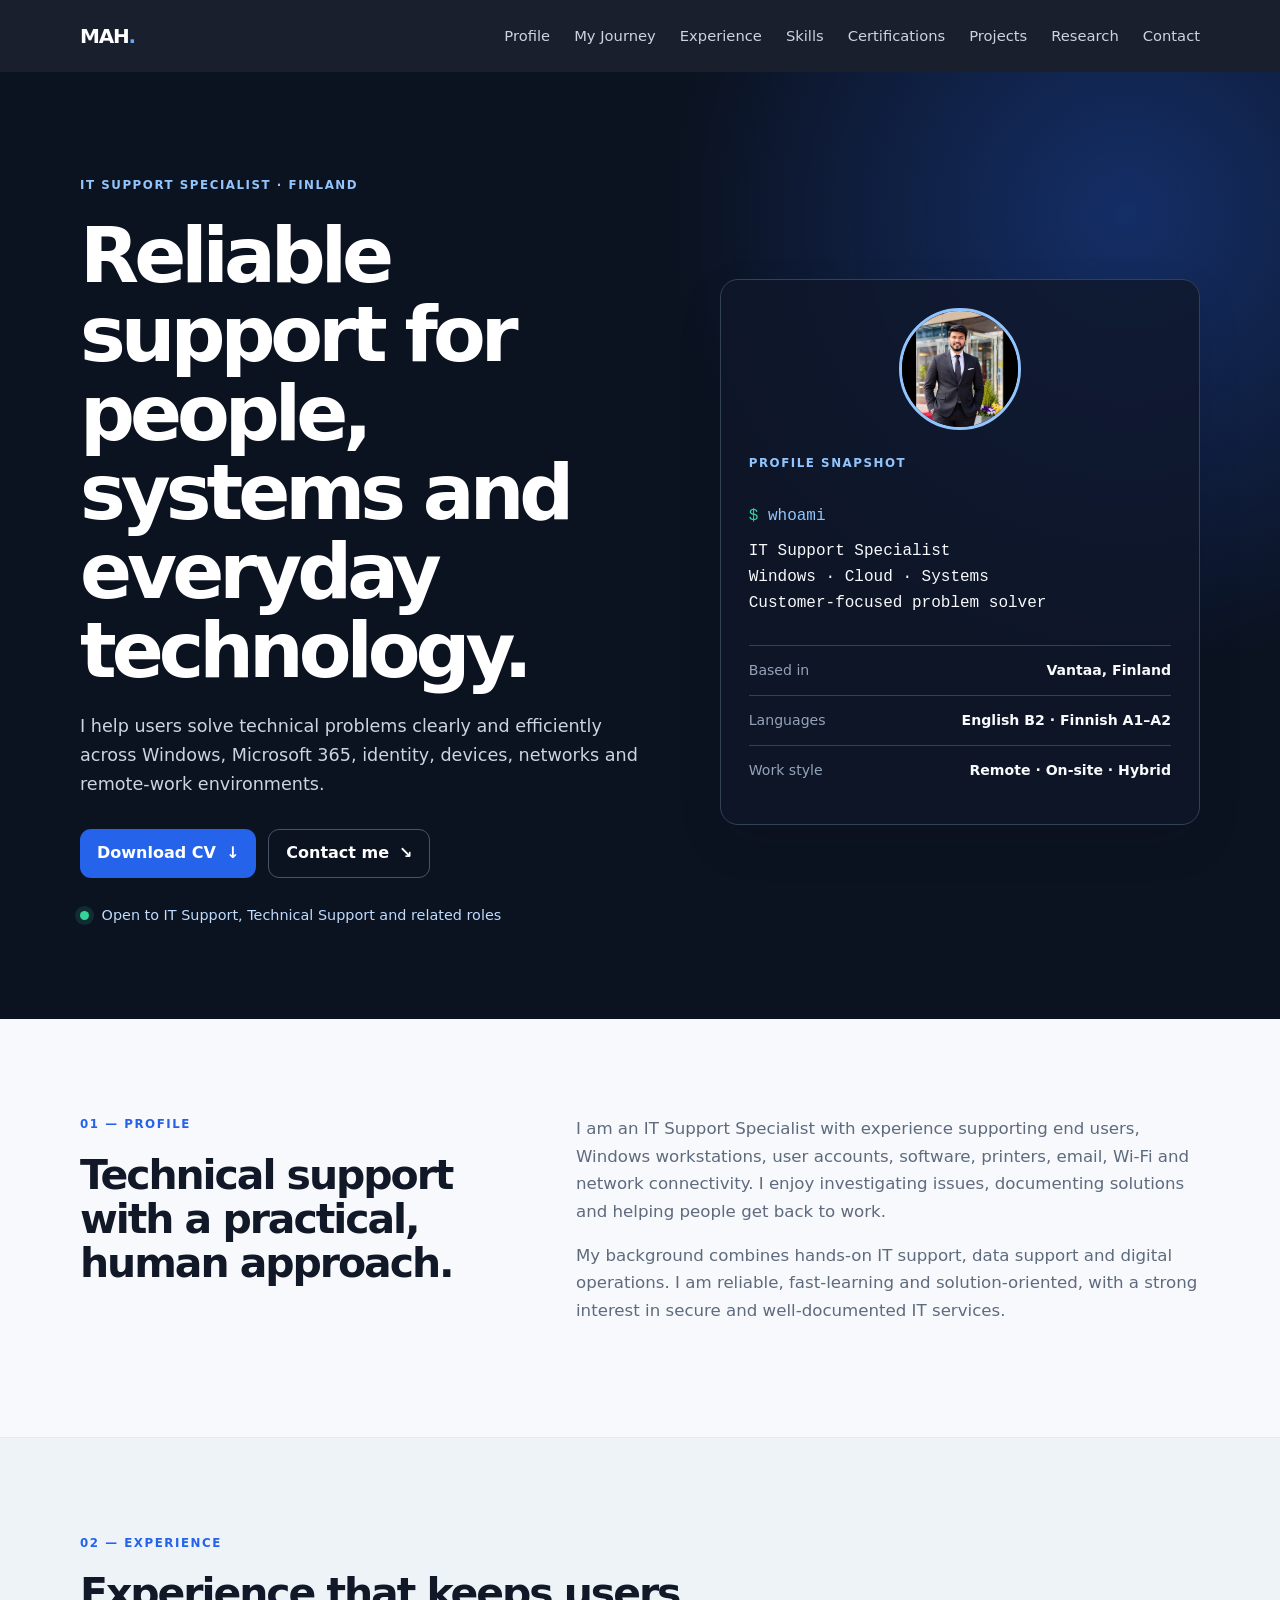
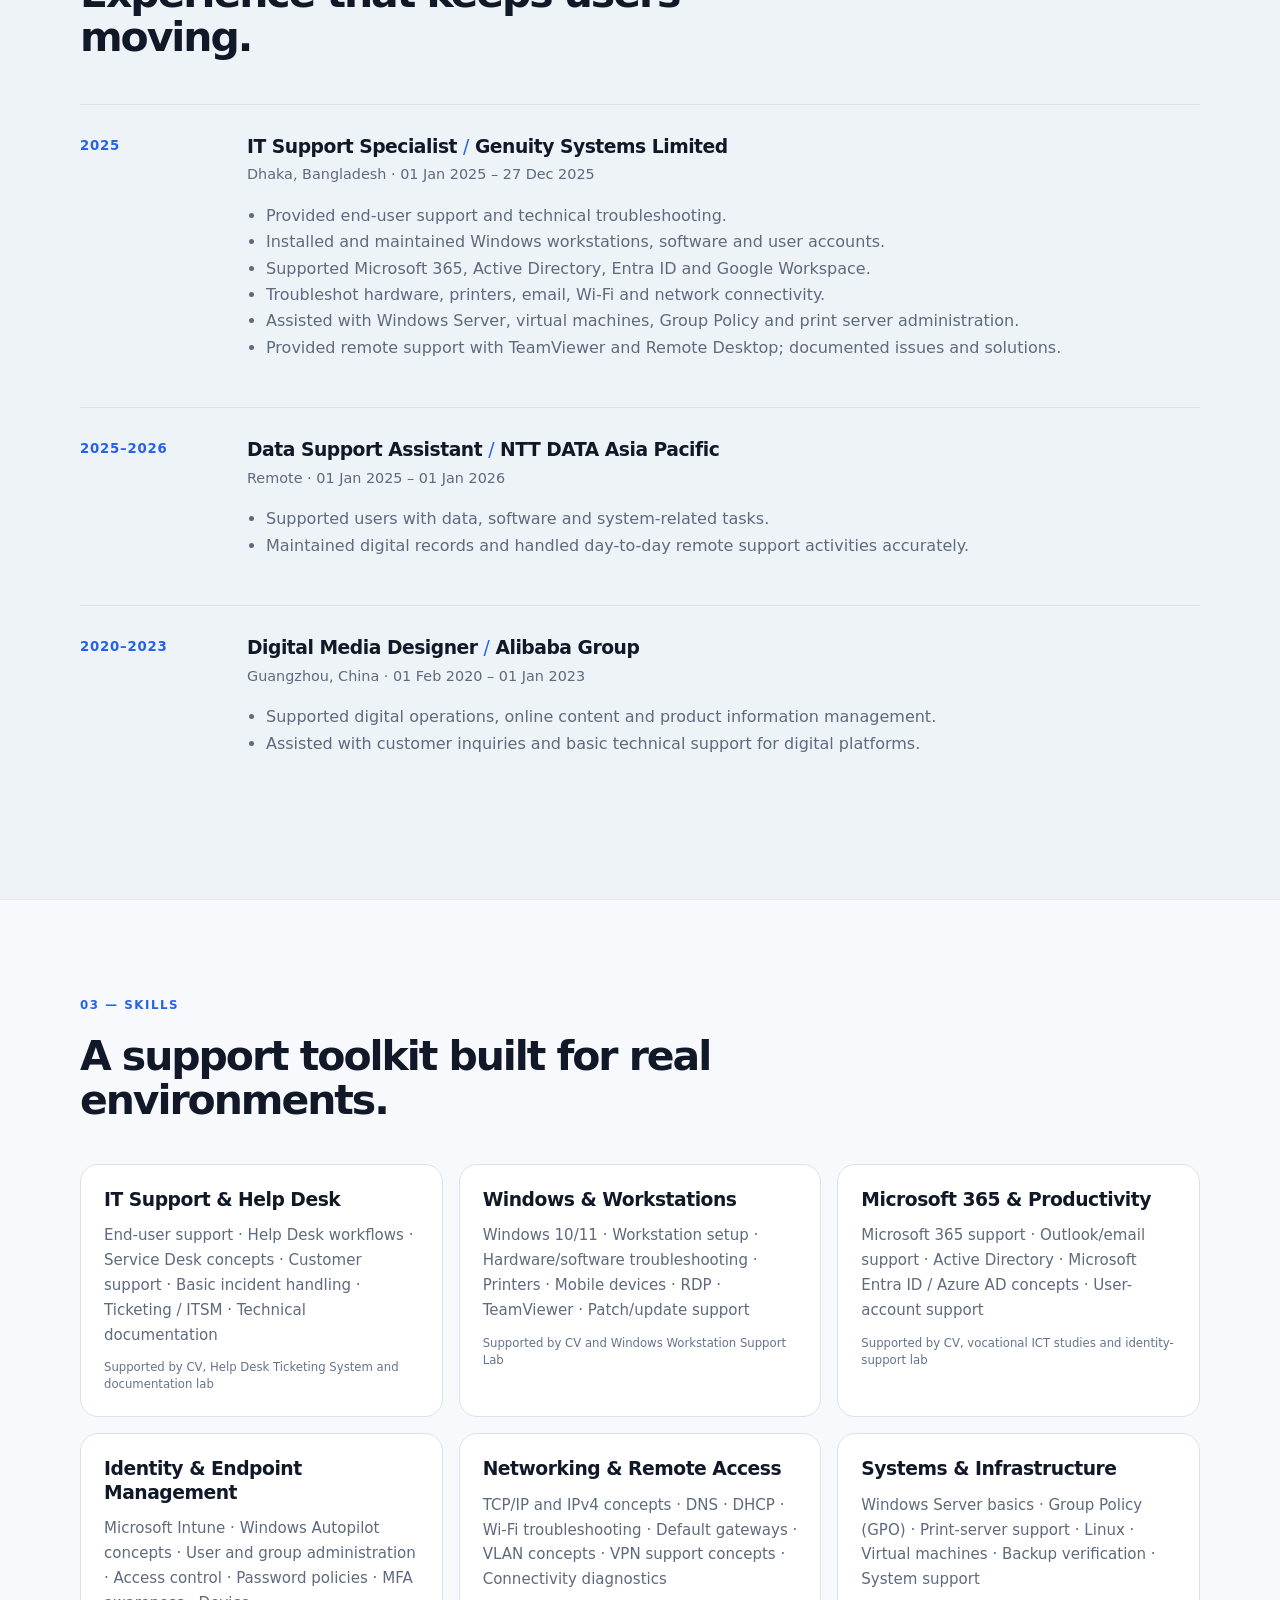
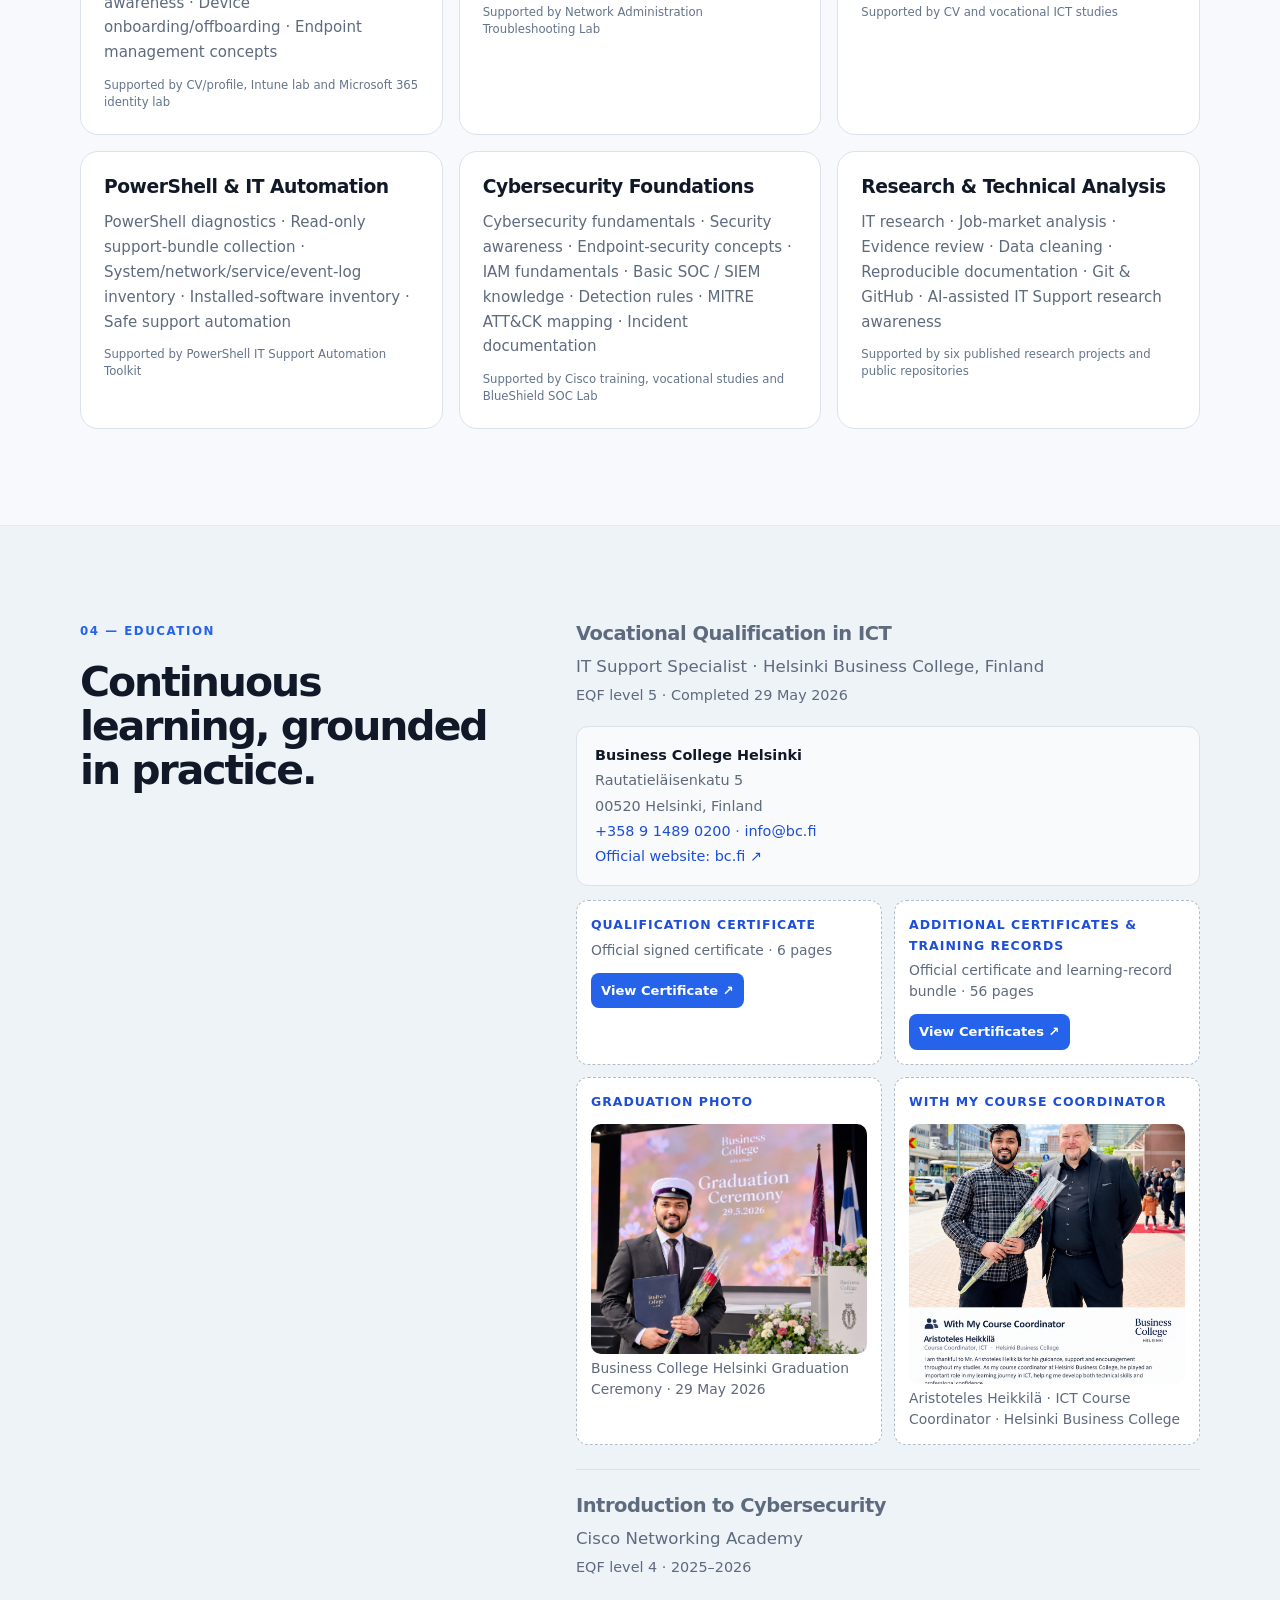
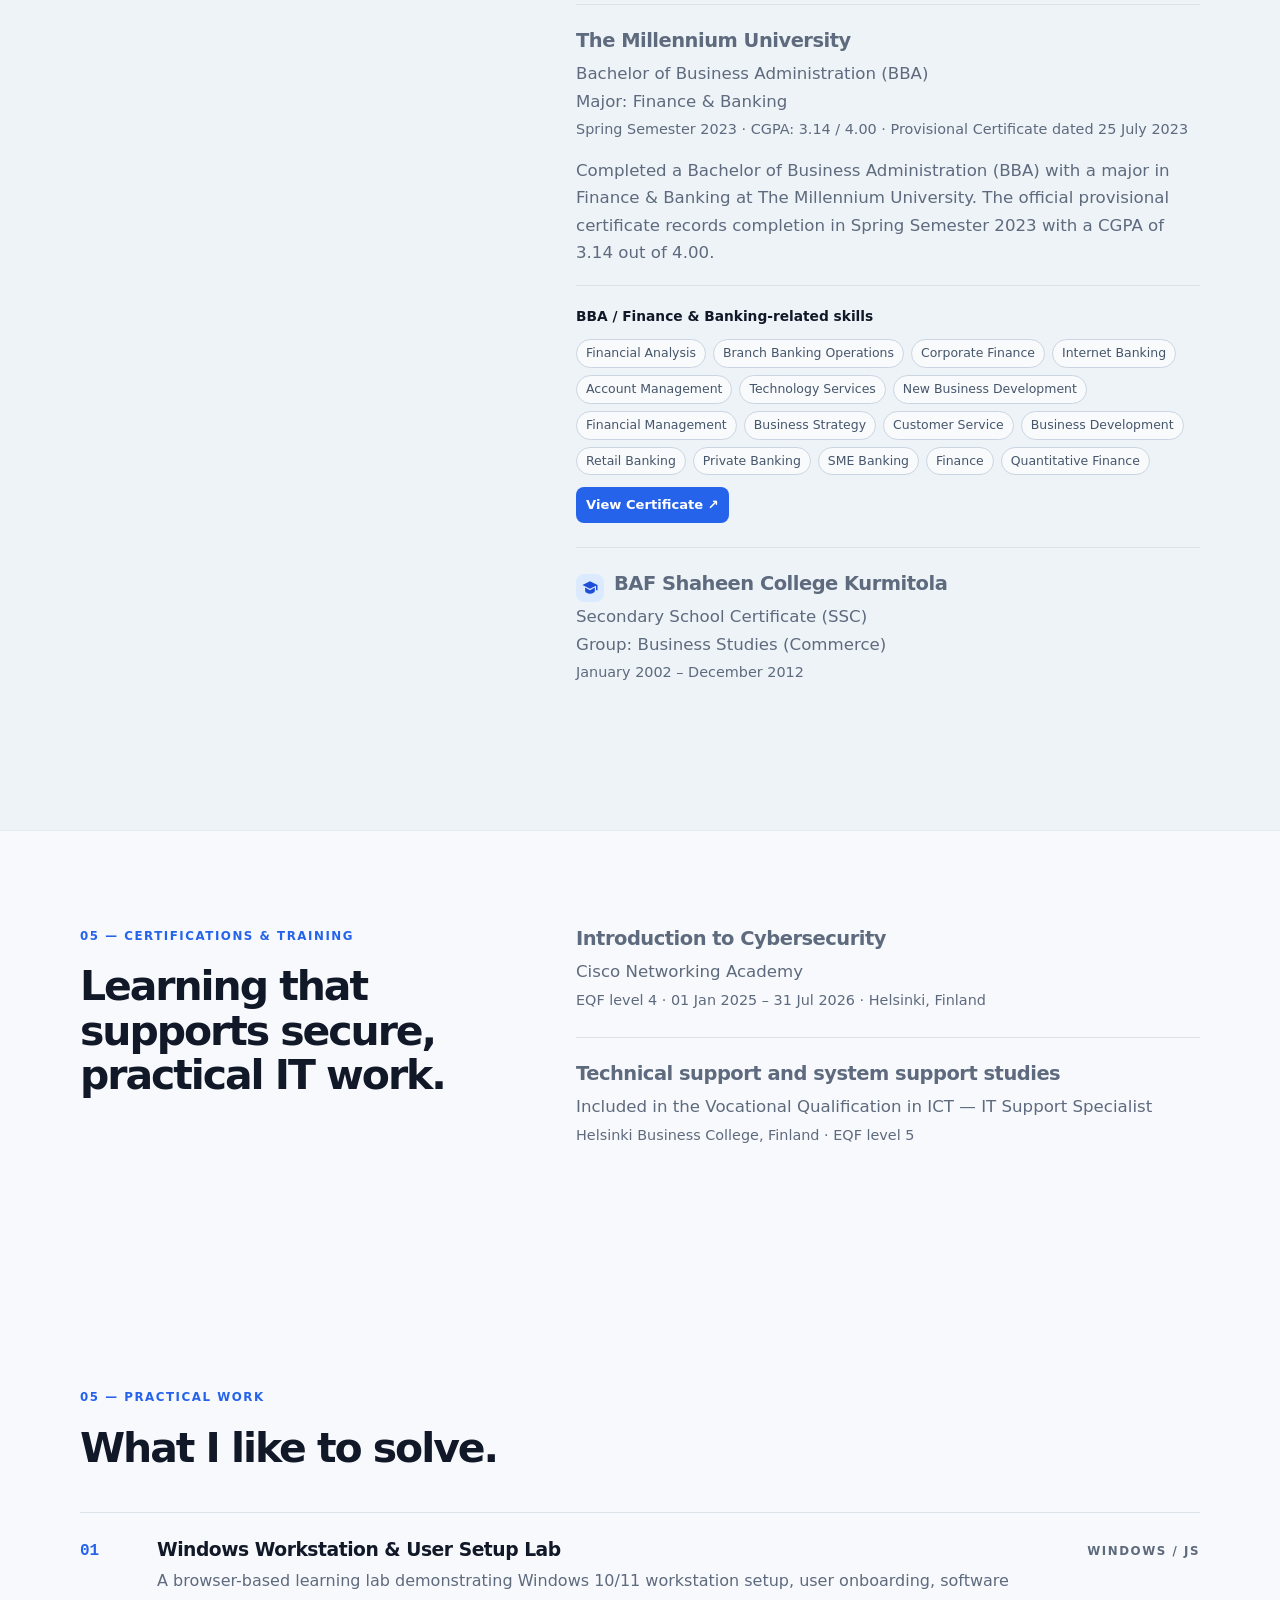
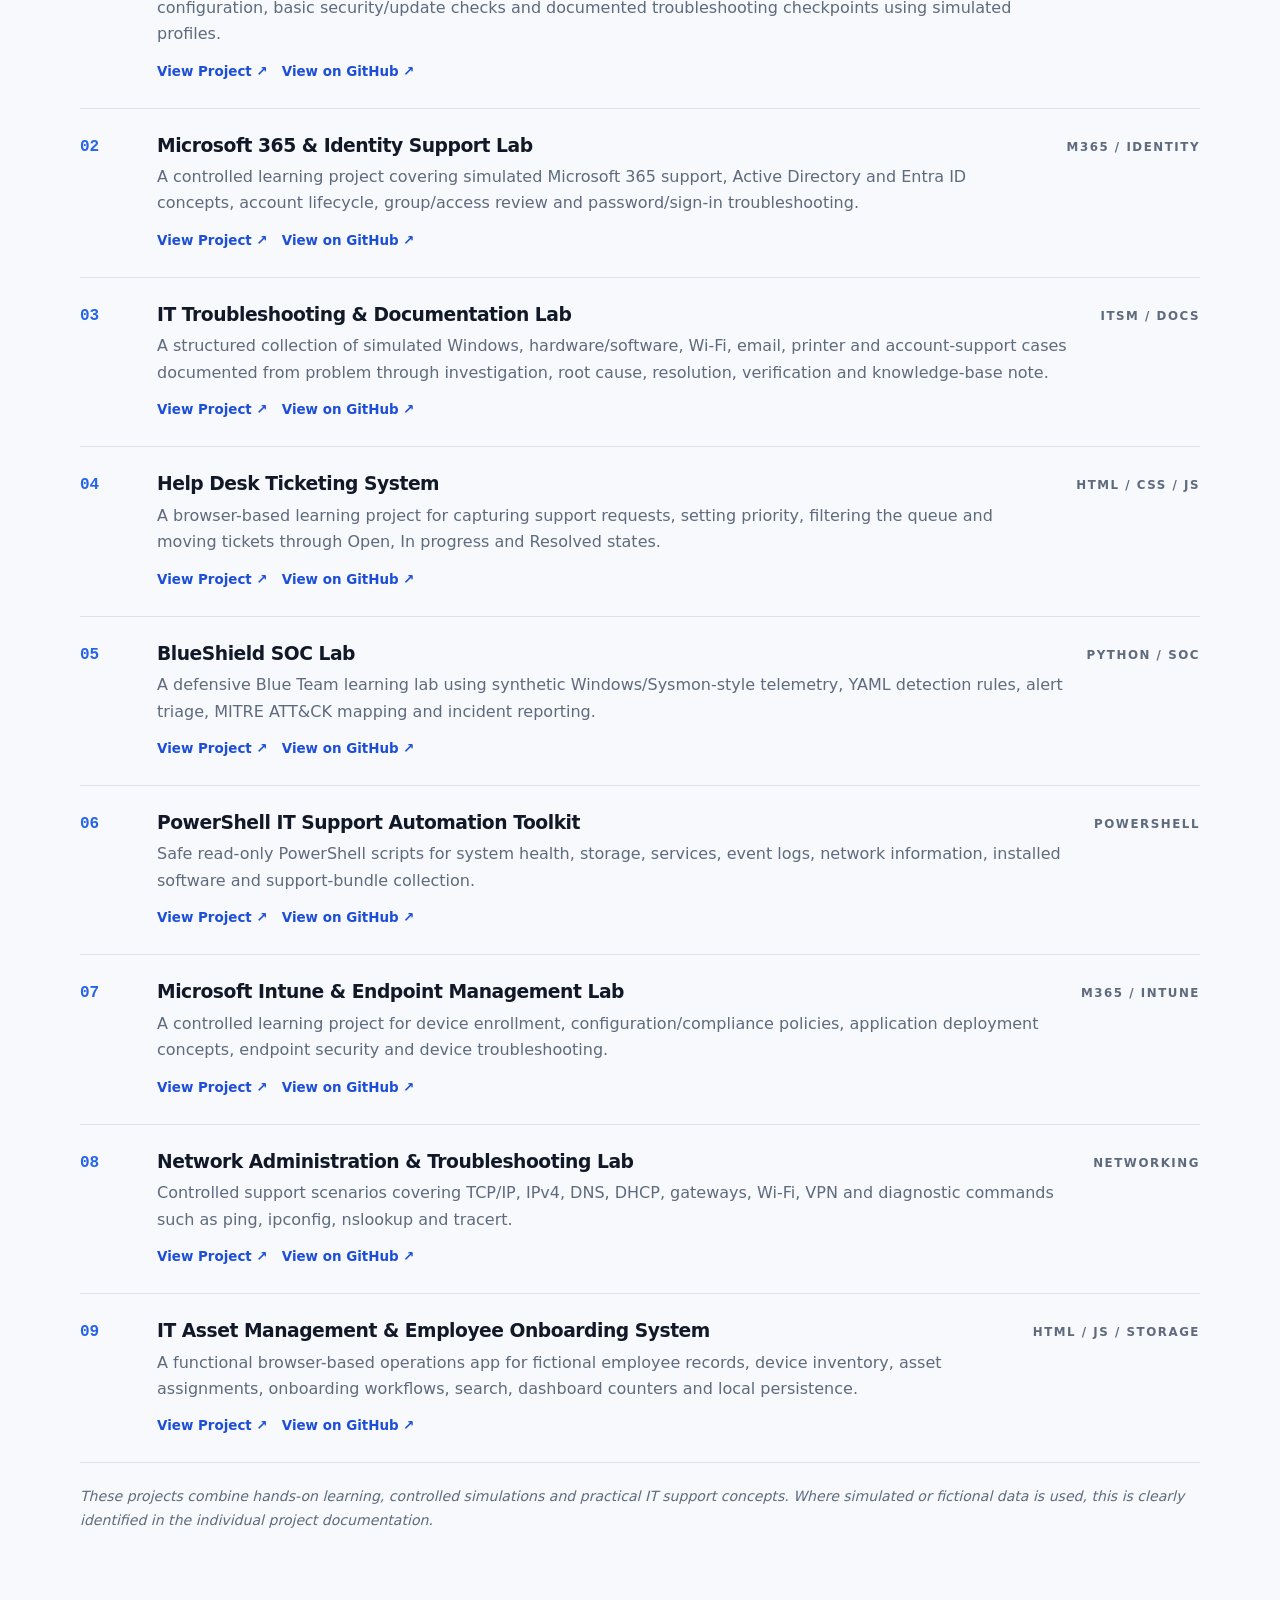
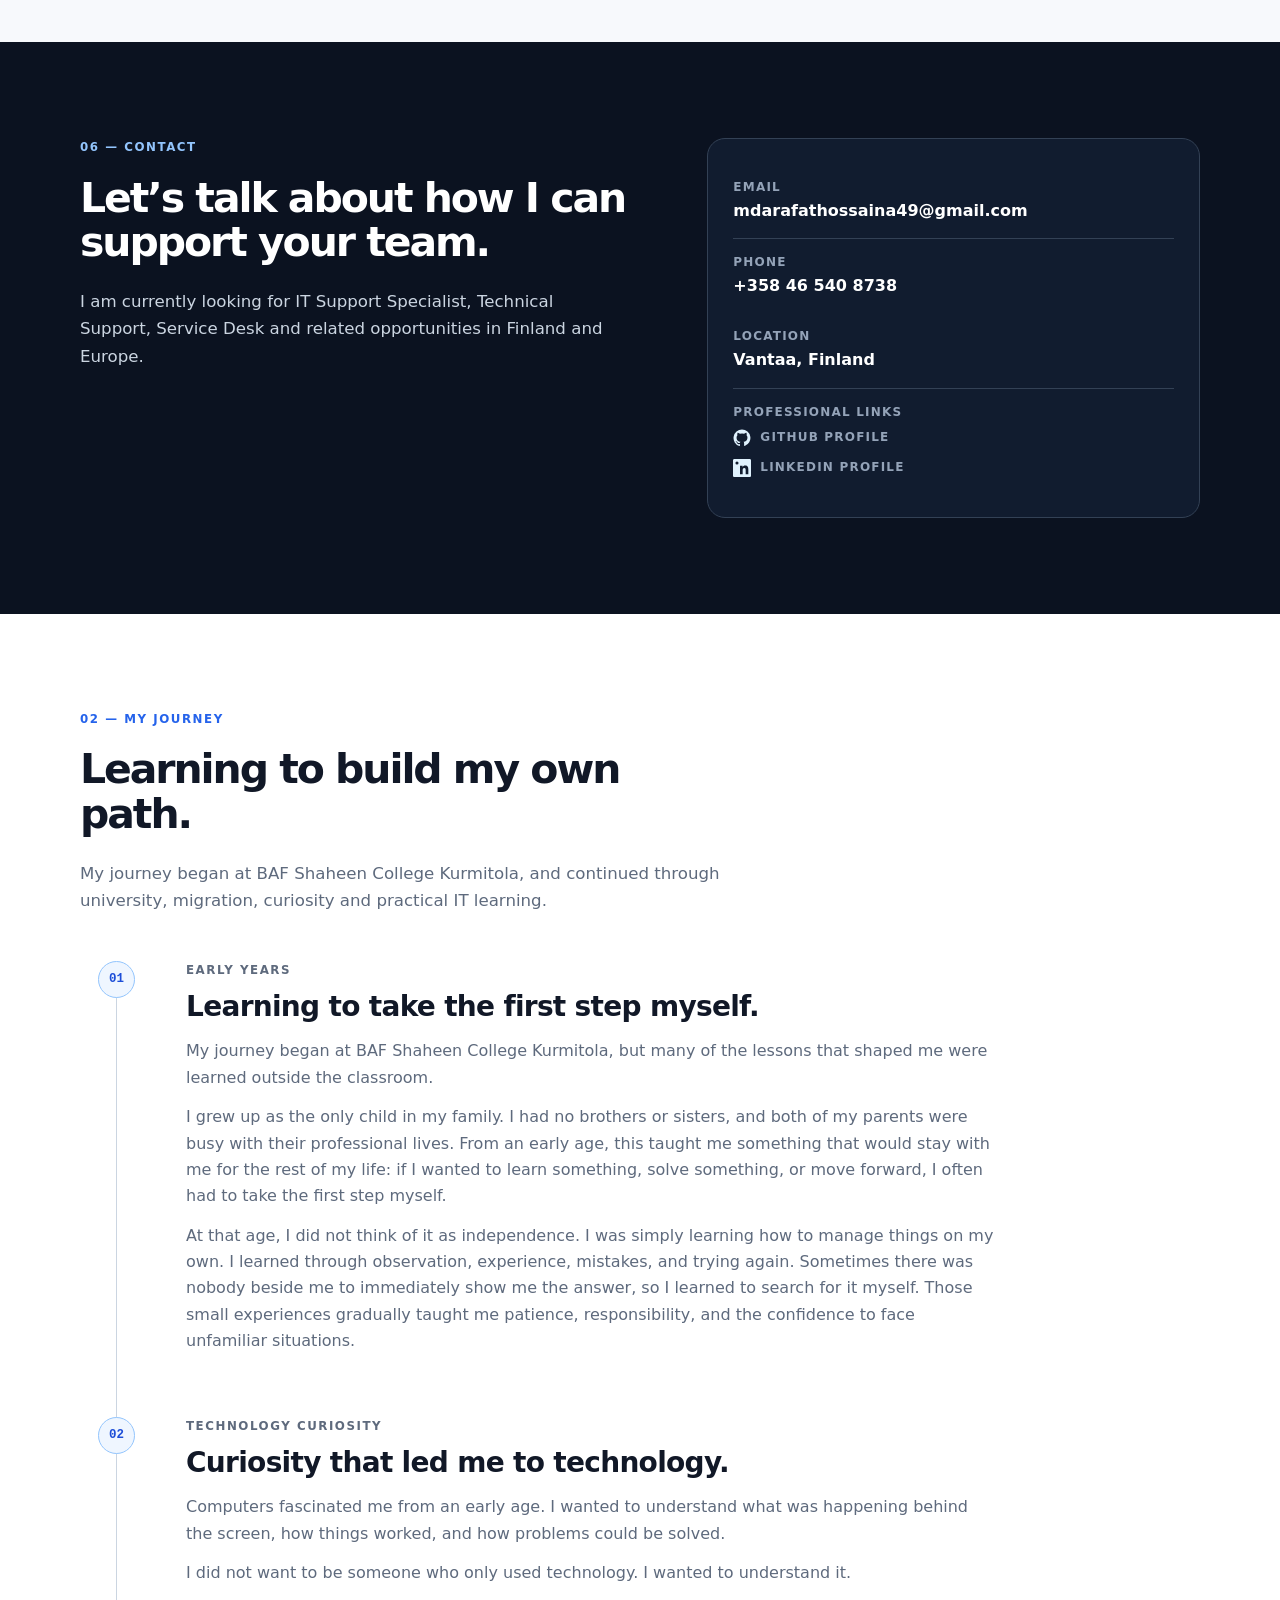
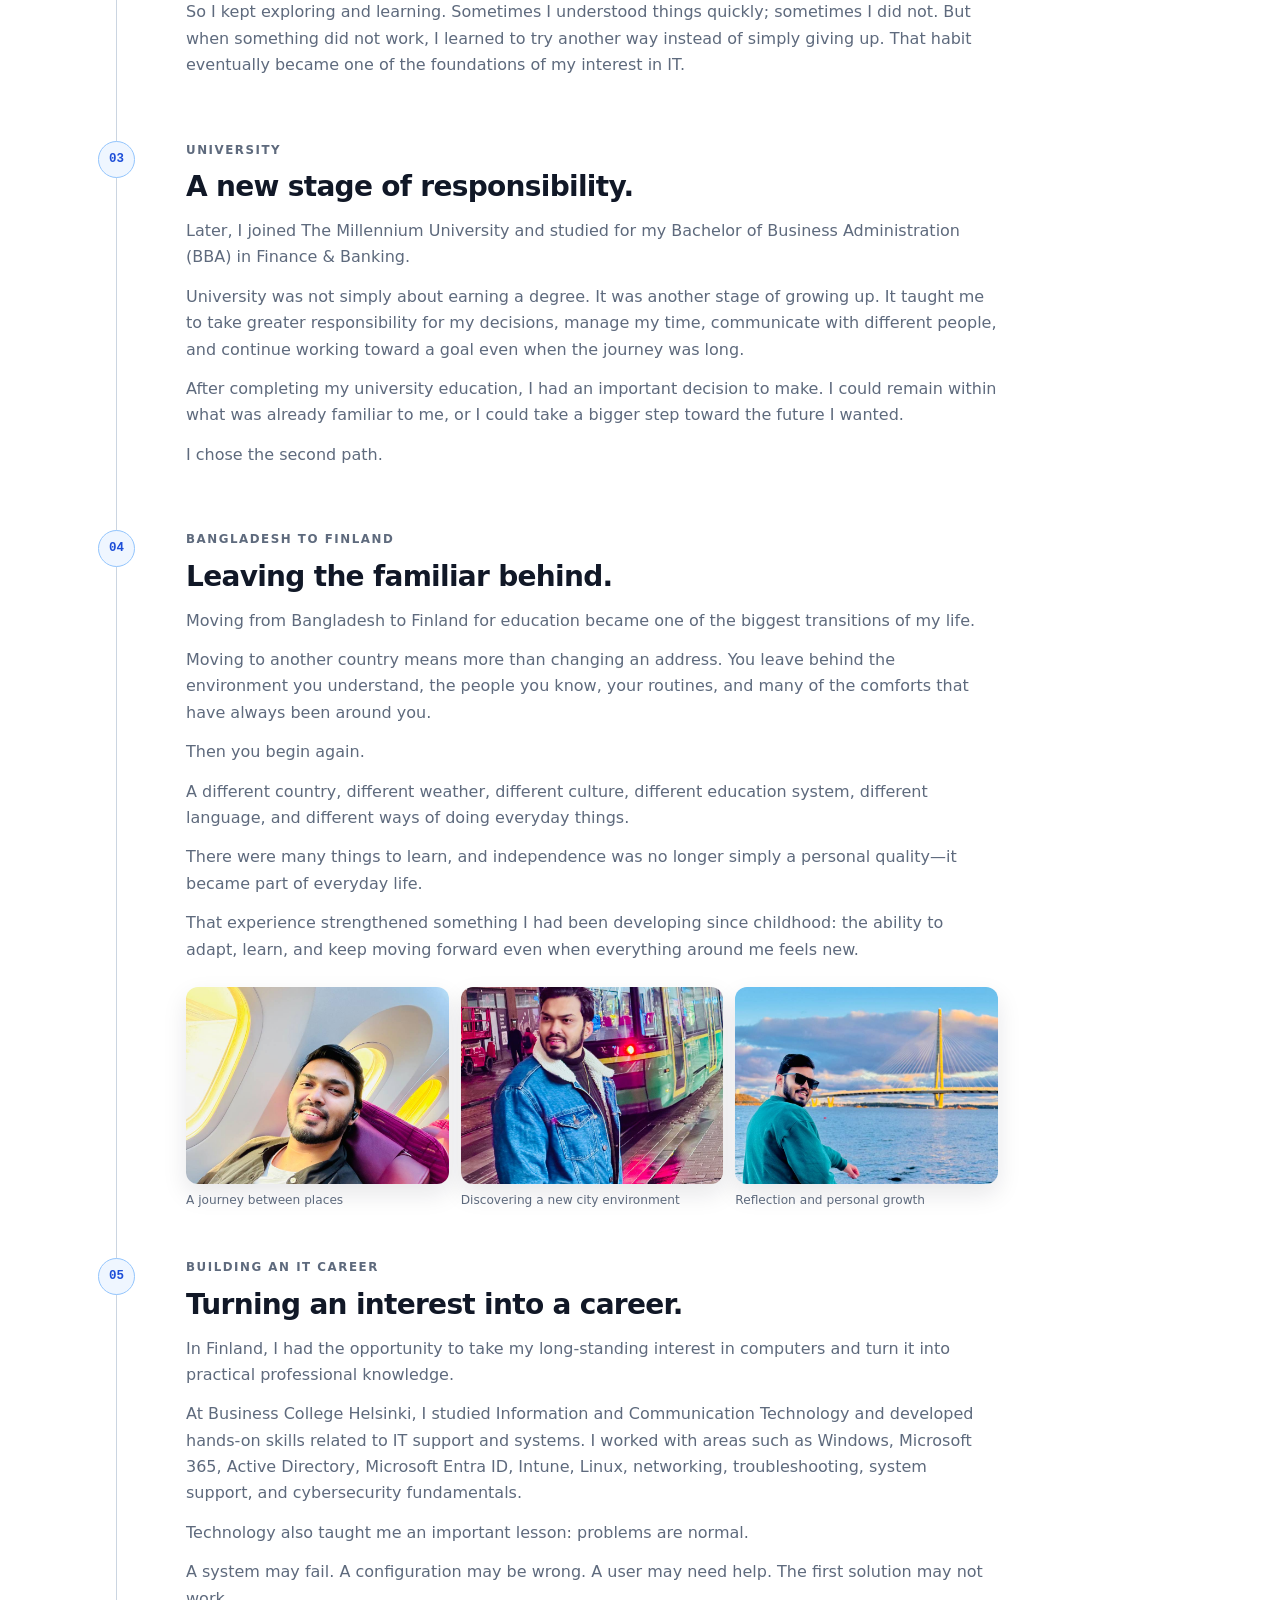
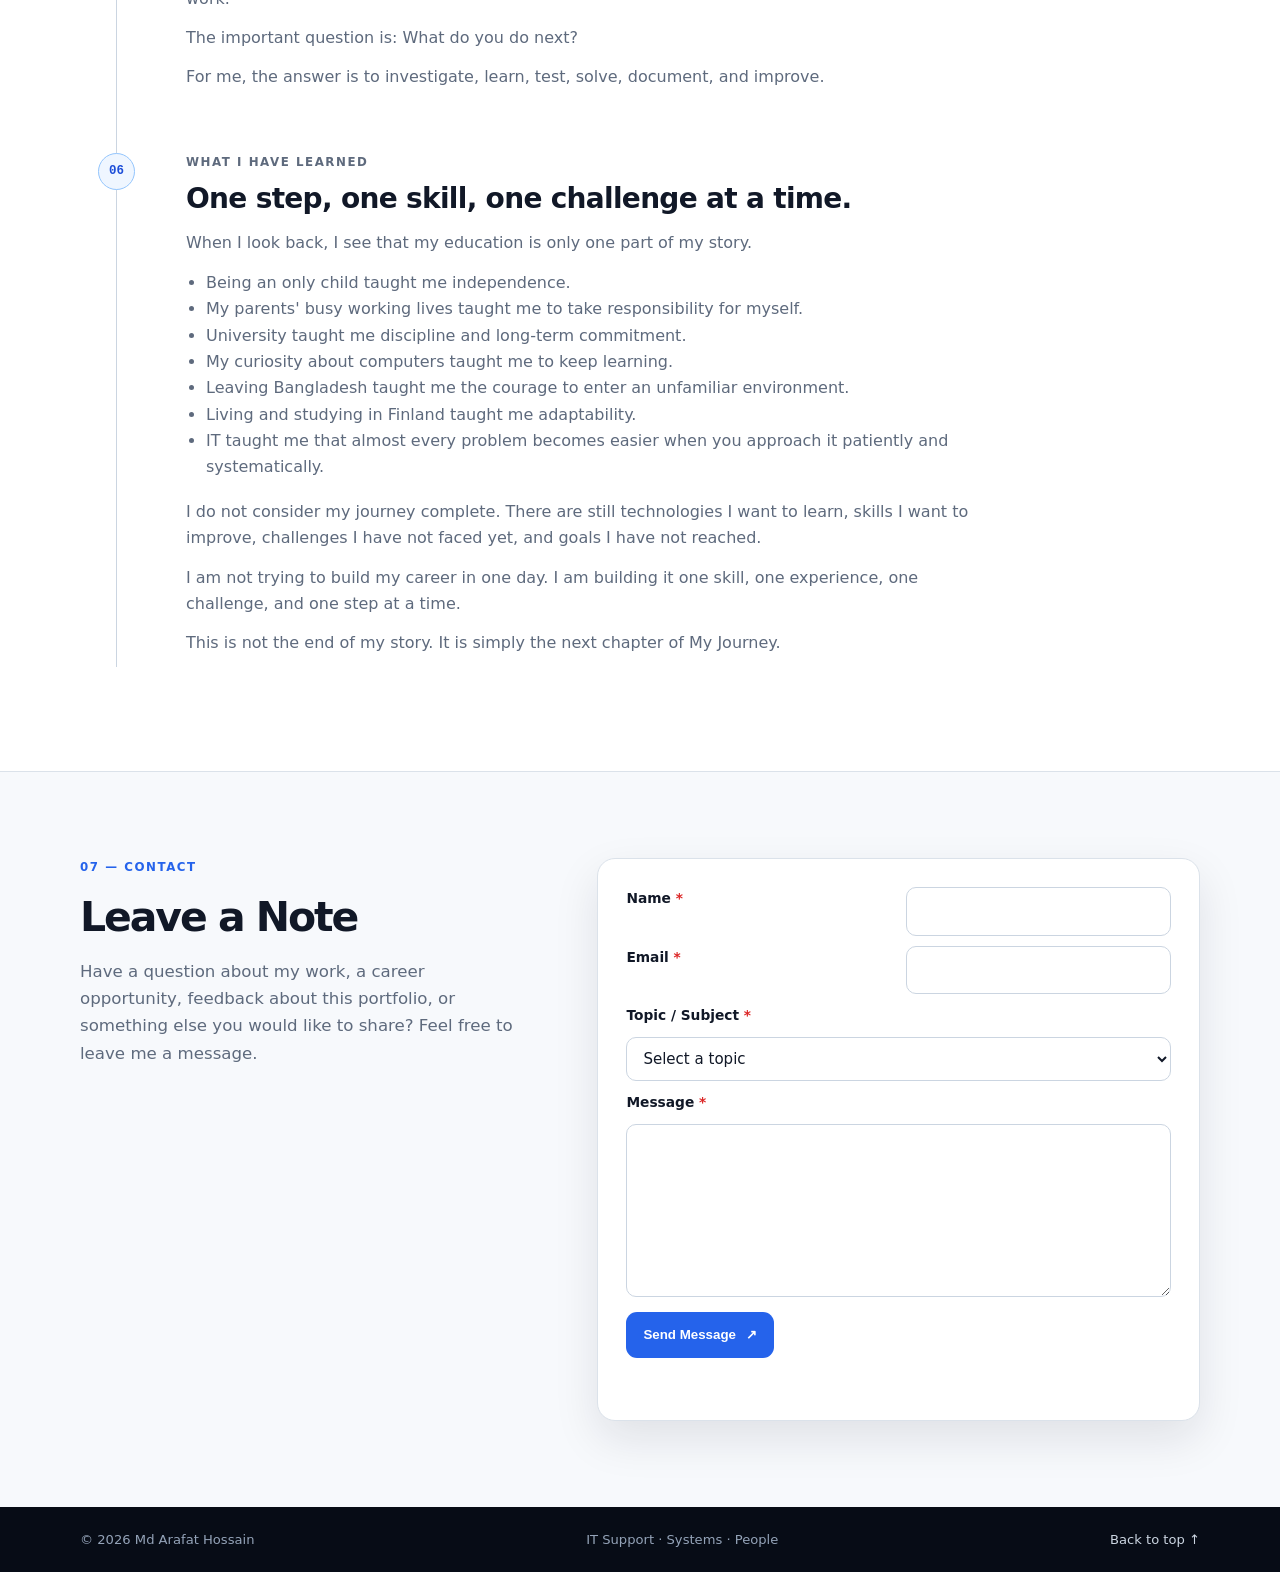
<file: index.html>
<!doctype html>
<html lang="en">
<head>
  <meta charset="utf-8">
  <meta name="viewport" content="width=device-width, initial-scale=1">
  <meta name="description" content="Md Arafat Hossain — IT Support Specialist portfolio, skills, experience and contact information.">
  <meta name="theme-color" content="#0b1220">
  <link rel="icon" href="favicon.svg" type="image/svg+xml">
  <title>Md Arafat Hossain | IT Support Specialist</title>
  <link rel="stylesheet" href="styles.css">
  <script defer src="script.js"></script>
</head>
<body>
  <a class="skip-link" href="#main">Skip to content</a>
  <header class="site-header">
    <nav class="nav container" aria-label="Main navigation">
      <a class="brand" href="#top" aria-label="Md Arafat Hossain home">MAH<span>.</span></a>
      <button class="menu-toggle" type="button" aria-expanded="false" aria-controls="nav-links">Menu</button>
      <div class="nav-links" id="nav-links">
        <a href="#about">Profile</a>
        <a href="#journey">My Journey</a>
        <a href="#experience">Experience</a>
        <a href="#skills">Skills</a>
        <a href="#certifications">Certifications</a>
        <a href="#projects">Projects</a>
        <a href="research.html">Research</a>
        <a href="#contact">Contact</a>
      </div>
    </nav>
  </header>

  <main id="main">
    <section class="hero" id="top">
      <div class="container hero-grid">
        <div>
          <p class="eyebrow">IT SUPPORT SPECIALIST · FINLAND</p>
          <h1>Reliable support for people, systems and everyday technology.</h1>
          <p class="hero-copy">I help users solve technical problems clearly and efficiently across Windows, Microsoft 365, identity, devices, networks and remote-work environments.</p>
          <div class="actions">
            <a class="button button-primary" href="cv/Md_Arafat_Hossain_Europass_IT_Support_CV_Original.pdf" download>Download CV <span aria-hidden="true">↓</span></a>
            <a class="button button-secondary" href="#contact">Contact me <span aria-hidden="true">↘</span></a>
          </div>
          <div class="availability"><span class="status-dot" aria-hidden="true"></span> Open to IT Support, Technical Support and related roles</div>
        </div>
        <aside class="hero-card" aria-label="Professional snapshot">
          <img class="profile-photo" src="assets/profile-photo.jpg" alt="Professional portrait of Md Arafat Hossain">
          <div class="card-label">PROFILE SNAPSHOT</div>
          <div class="terminal-line"><span>$</span> whoami</div>
          <p class="terminal-output">IT Support Specialist<br>Windows · Cloud · Systems<br>Customer-focused problem solver</p>
          <div class="snapshot-row"><span>Based in</span><strong>Vantaa, Finland</strong></div>
          <div class="snapshot-row"><span>Languages</span><strong>English B2 · Finnish A1–A2</strong></div>
          <div class="snapshot-row"><span>Work style</span><strong>Remote · On-site · Hybrid</strong></div>
        </aside>
      </div>
    </section>

    <section class="section" id="about">
      <div class="container two-column">
        <div><p class="section-kicker">01 — PROFILE</p><h2>Technical support with a practical, human approach.</h2></div>
        <div class="section-body">
          <p>I am an IT Support Specialist with experience supporting end users, Windows workstations, user accounts, software, printers, email, Wi-Fi and network connectivity. I enjoy investigating issues, documenting solutions and helping people get back to work.</p>
          <p>My background combines hands-on IT support, data support and digital operations. I am reliable, fast-learning and solution-oriented, with a strong interest in secure and well-documented IT services.</p>
        </div>
      </div>
    </section>

    <section class="section section-muted" id="experience">
      <div class="container">
        <p class="section-kicker">02 — EXPERIENCE</p><h2>Experience that keeps users moving.</h2>
        <div class="timeline">
          <article class="timeline-item"><div class="timeline-date">2025</div><div><h3>IT Support Specialist <span>/</span> Genuity Systems Limited</h3><p class="muted">Dhaka, Bangladesh · 01 Jan 2025 – 27 Dec 2025</p><ul><li>Provided end-user support and technical troubleshooting.</li><li>Installed and maintained Windows workstations, software and user accounts.</li><li>Supported Microsoft 365, Active Directory, Entra ID and Google Workspace.</li><li>Troubleshot hardware, printers, email, Wi-Fi and network connectivity.</li><li>Assisted with Windows Server, virtual machines, Group Policy and print server administration.</li><li>Provided remote support with TeamViewer and Remote Desktop; documented issues and solutions.</li></ul></div></article>
          <article class="timeline-item"><div class="timeline-date">2025–2026</div><div><h3>Data Support Assistant <span>/</span> NTT DATA Asia Pacific</h3><p class="muted">Remote · 01 Jan 2025 – 01 Jan 2026</p><ul><li>Supported users with data, software and system-related tasks.</li><li>Maintained digital records and handled day-to-day remote support activities accurately.</li></ul></div></article>
          <article class="timeline-item"><div class="timeline-date">2020–2023</div><div><h3>Digital Media Designer <span>/</span> Alibaba Group</h3><p class="muted">Guangzhou, China · 01 Feb 2020 – 01 Jan 2023</p><ul><li>Supported digital operations, online content and product information management.</li><li>Assisted with customer inquiries and basic technical support for digital platforms.</li></ul></div></article>
        </div>
      </div>
    </section>

    <section class="section" id="skills">
      <div class="container"><p class="section-kicker">03 — SKILLS</p><h2>A support toolkit built for real environments.</h2>
        <div class="skill-grid">
          <article class="skill-card"><h3>IT Support &amp; Help Desk</h3><p>End-user support · Help Desk workflows · Service Desk concepts · Customer support · Basic incident handling · Ticketing / ITSM · Technical documentation</p><small class="skill-evidence">Supported by CV, Help Desk Ticketing System and documentation lab</small></article>
          <article class="skill-card"><h3>Windows &amp; Workstations</h3><p>Windows 10/11 · Workstation setup · Hardware/software troubleshooting · Printers · Mobile devices · RDP · TeamViewer · Patch/update support</p><small class="skill-evidence">Supported by CV and Windows Workstation Support Lab</small></article>
          <article class="skill-card"><h3>Microsoft 365 &amp; Productivity</h3><p>Microsoft 365 support · Outlook/email support · Active Directory · Microsoft Entra ID / Azure AD concepts · User-account support</p><small class="skill-evidence">Supported by CV, vocational ICT studies and identity-support lab</small></article>
          <article class="skill-card"><h3>Identity &amp; Endpoint Management</h3><p>Microsoft Intune · Windows Autopilot concepts · User and group administration · Access control · Password policies · MFA awareness · Device onboarding/offboarding · Endpoint management concepts</p><small class="skill-evidence">Supported by CV/profile, Intune lab and Microsoft 365 identity lab</small></article>
          <article class="skill-card"><h3>Networking &amp; Remote Access</h3><p>TCP/IP and IPv4 concepts · DNS · DHCP · Wi-Fi troubleshooting · Default gateways · VLAN concepts · VPN support concepts · Connectivity diagnostics</p><small class="skill-evidence">Supported by Network Administration Troubleshooting Lab</small></article>
          <article class="skill-card"><h3>Systems &amp; Infrastructure</h3><p>Windows Server basics · Group Policy (GPO) · Print-server support · Linux · Virtual machines · Backup verification · System support</p><small class="skill-evidence">Supported by CV and vocational ICT studies</small></article>
          <article class="skill-card"><h3>PowerShell &amp; IT Automation</h3><p>PowerShell diagnostics · Read-only support-bundle collection · System/network/service/event-log inventory · Installed-software inventory · Safe support automation</p><small class="skill-evidence">Supported by PowerShell IT Support Automation Toolkit</small></article>
          <article class="skill-card"><h3>Cybersecurity Foundations</h3><p>Cybersecurity fundamentals · Security awareness · Endpoint-security concepts · IAM fundamentals · Basic SOC / SIEM knowledge · Detection rules · MITRE ATT&amp;CK mapping · Incident documentation</p><small class="skill-evidence">Supported by Cisco training, vocational studies and BlueShield SOC Lab</small></article>
          <article class="skill-card"><h3>Research &amp; Technical Analysis</h3><p>IT research · Job-market analysis · Evidence review · Data cleaning · Reproducible documentation · Git &amp; GitHub · AI-assisted IT Support research awareness</p><small class="skill-evidence">Supported by six published research projects and public repositories</small></article>
        </div>
        </div>
      </div>
    </section>

    <section class="section section-muted" id="education">
      <div class="container two-column"><div><p class="section-kicker">04 — EDUCATION</p><h2>Continuous learning, grounded in practice.</h2></div><div class="section-body education-list"><article><h3>Vocational Qualification in ICT</h3><p>IT Support Specialist · Helsinki Business College, Finland<br><span class="muted">EQF level 5 · Completed 29 May 2026</span></p><div class="institution-details"><strong>Business College Helsinki</strong><br>Rautatieläisenkatu 5<br>00520 Helsinki, Finland<br><a href="tel:+358914890200">+358 9 1489 0200</a> · <a href="mailto:info@bc.fi">info@bc.fi</a><br><a href="https://www.bc.fi/" target="_blank" rel="noopener">Official website: bc.fi ↗</a></div><div class="credential-placeholders"><div class="credential-placeholder"><span>Qualification certificate</span><small>Official signed certificate · 6 pages</small><a class="credential-button" href="certificates/Md_Arafat_Hossain_Vocational_Qualification_Certificate.pdf" target="_blank" rel="noopener">View Certificate ↗</a></div><div class="credential-placeholder"><span>Additional certificates & training records</span><small>Official certificate and learning-record bundle · 56 pages</small><a class="credential-button" href="certificates/Md_Arafat_Hossain_Additional_IT_Certificates_and_Training_Records.pdf" target="_blank" rel="noopener">View Certificates ↗</a></div><div class="credential-placeholder graduation-card"><span>Graduation photo</span><img class="graduation-photo" src="assets/graduation-photo.jpg" alt="Md Arafat Hossain at the Business College Helsinki graduation ceremony on 29 May 2026"><small>Business College Helsinki Graduation Ceremony · 29 May 2026</small></div><div class="credential-placeholder graduation-card"><span>With my course coordinator</span><img class="graduation-photo" src="assets/course-coordinator-photo.jpg" alt="Md Arafat Hossain with Aristoteles Heikkilä, ICT Course Coordinator at Business College Helsinki"><small>Aristoteles Heikkilä · ICT Course Coordinator · Helsinki Business College</small></div></div></article><article><h3>Introduction to Cybersecurity</h3><p>Cisco Networking Academy<br><span class="muted">EQF level 4 · 2025–2026</span></p></article><article><h3>The Millennium University</h3><p>Bachelor of Business Administration (BBA)<br>Major: Finance &amp; Banking<br><span class="muted">Spring Semester 2023 · CGPA: 3.14 / 4.00 · Provisional Certificate dated 25 July 2023</span></p><p class="education-description">Completed a Bachelor of Business Administration (BBA) with a major in Finance &amp; Banking at The Millennium University. The official provisional certificate records completion in Spring Semester 2023 with a CGPA of 3.14 out of 4.00.</p><div class="bba-skills"><strong>BBA / Finance &amp; Banking-related skills</strong><div class="skill-pills"><span>Financial Analysis</span><span>Branch Banking Operations</span><span>Corporate Finance</span><span>Internet Banking</span><span>Account Management</span><span>Technology Services</span><span>New Business Development</span><span>Financial Management</span><span>Business Strategy</span><span>Customer Service</span><span>Business Development</span><span>Retail Banking</span><span>Private Banking</span><span>SME Banking</span><span>Finance</span><span>Quantitative Finance</span></div></div><a class="credential-button" href="certificates/Md_Arafat_Hossain_BBA_Provisional_Certificate.pdf" target="_blank" rel="noopener">View Certificate ↗</a></article><article><div class="education-card-heading"><span class="school-icon" aria-hidden="true"><svg viewBox="0 0 24 24"><path fill="currentColor" d="M12 3 2 8l10 5 8-4v6h2V8L12 3Zm-6.5 8.2V16c0 1.7 2.9 3.5 6.5 3.5s6.5-1.8 6.5-3.5v-4.8L12 15l-6.5-3.8Z"/></svg></span><h3>BAF Shaheen College Kurmitola</h3></div><p>Secondary School Certificate (SSC)<br>Group: Business Studies (Commerce)<br><span class="muted">January 2002 – December 2012</span></p></article></div></div>
    </section>

    <section class="section" id="certifications">
      <div class="container two-column"><div><p class="section-kicker">05 — CERTIFICATIONS & TRAINING</p><h2>Learning that supports secure, practical IT work.</h2></div><div class="section-body education-list"><article><h3>Introduction to Cybersecurity</h3><p>Cisco Networking Academy<br><span class="muted">EQF level 4 · 01 Jan 2025 – 31 Jul 2026 · Helsinki, Finland</span></p></article><article><h3>Technical support and system support studies</h3><p>Included in the Vocational Qualification in ICT — IT Support Specialist<br><span class="muted">Helsinki Business College, Finland · EQF level 5</span></p></article></div></div>
    </section>

    <section class="section" id="projects">
      <div class="container"><p class="section-kicker">05 — PRACTICAL WORK</p><h2>What I like to solve.</h2>
        <div class="project-list"><article class="project-row project-row-linked"><span class="project-number">01</span><div><h3>Windows Workstation &amp; User Setup Lab</h3><p>A browser-based learning lab demonstrating Windows 10/11 workstation setup, user onboarding, software configuration, basic security/update checks and documented troubleshooting checkpoints using simulated profiles.</p><div class="project-links"><a href="https://arafatict.github.io/windows-workstation-support-lab/" target="_blank" rel="noopener">View Project ↗</a><a href="https://github.com/arafatict/windows-workstation-support-lab" target="_blank" rel="noopener">View on GitHub ↗</a></div></div><span class="project-tag">WINDOWS / JS</span></article><article class="project-row project-row-linked"><span class="project-number">02</span><div><h3>Microsoft 365 &amp; Identity Support Lab</h3><p>A controlled learning project covering simulated Microsoft 365 support, Active Directory and Entra ID concepts, account lifecycle, group/access review and password/sign-in troubleshooting.</p><div class="project-links"><a href="https://arafatict.github.io/microsoft365-identity-support-lab/" target="_blank" rel="noopener">View Project ↗</a><a href="https://github.com/arafatict/microsoft365-identity-support-lab" target="_blank" rel="noopener">View on GitHub ↗</a></div></div><span class="project-tag">M365 / IDENTITY</span></article><article class="project-row project-row-linked"><span class="project-number">03</span><div><h3>IT Troubleshooting &amp; Documentation Lab</h3><p>A structured collection of simulated Windows, hardware/software, Wi-Fi, email, printer and account-support cases documented from problem through investigation, root cause, resolution, verification and knowledge-base note.</p><div class="project-links"><a href="https://arafatict.github.io/it-troubleshooting-documentation-lab/" target="_blank" rel="noopener">View Project ↗</a><a href="https://github.com/arafatict/it-troubleshooting-documentation-lab" target="_blank" rel="noopener">View on GitHub ↗</a></div></div><span class="project-tag">ITSM / DOCS</span></article><article class="project-row project-row-linked"><span class="project-number">04</span><div><h3>Help Desk Ticketing System</h3><p>A browser-based learning project for capturing support requests, setting priority, filtering the queue and moving tickets through Open, In progress and Resolved states.</p><div class="project-links"><a href="https://arafatict.github.io/helpdesk-ticketing-system/" target="_blank" rel="noopener">View Project ↗</a><a href="https://github.com/arafatict/helpdesk-ticketing-system" target="_blank" rel="noopener">View on GitHub ↗</a></div></div><span class="project-tag">HTML / CSS / JS</span></article><article class="project-row project-row-linked"><span class="project-number">05</span><div><h3>BlueShield SOC Lab</h3><p>A defensive Blue Team learning lab using synthetic Windows/Sysmon-style telemetry, YAML detection rules, alert triage, MITRE ATT&amp;CK mapping and incident reporting.</p><div class="project-links"><a href="https://arafatict.github.io/blueshield-soc-lab/" target="_blank" rel="noopener">View Project ↗</a><a href="https://github.com/arafatict/blueshield-soc-lab" target="_blank" rel="noopener">View on GitHub ↗</a></div></div><span class="project-tag">PYTHON / SOC</span></article><article class="project-row project-row-linked"><span class="project-number">06</span><div><h3>PowerShell IT Support Automation Toolkit</h3><p>Safe read-only PowerShell scripts for system health, storage, services, event logs, network information, installed software and support-bundle collection.</p><div class="project-links"><a href="https://arafatict.github.io/powershell-it-support-automation-toolkit/" target="_blank" rel="noopener">View Project ↗</a><a href="https://github.com/arafatict/powershell-it-support-automation-toolkit" target="_blank" rel="noopener">View on GitHub ↗</a></div></div><span class="project-tag">POWERSHELL</span></article><article class="project-row project-row-linked"><span class="project-number">07</span><div><h3>Microsoft Intune &amp; Endpoint Management Lab</h3><p>A controlled learning project for device enrollment, configuration/compliance policies, application deployment concepts, endpoint security and device troubleshooting.</p><div class="project-links"><a href="https://arafatict.github.io/microsoft-intune-endpoint-management-lab/" target="_blank" rel="noopener">View Project ↗</a><a href="https://github.com/arafatict/microsoft-intune-endpoint-management-lab" target="_blank" rel="noopener">View on GitHub ↗</a></div></div><span class="project-tag">M365 / INTUNE</span></article><article class="project-row project-row-linked"><span class="project-number">08</span><div><h3>Network Administration &amp; Troubleshooting Lab</h3><p>Controlled support scenarios covering TCP/IP, IPv4, DNS, DHCP, gateways, Wi-Fi, VPN and diagnostic commands such as ping, ipconfig, nslookup and tracert.</p><div class="project-links"><a href="https://arafatict.github.io/network-administration-troubleshooting-lab/" target="_blank" rel="noopener">View Project ↗</a><a href="https://github.com/arafatict/network-administration-troubleshooting-lab" target="_blank" rel="noopener">View on GitHub ↗</a></div></div><span class="project-tag">NETWORKING</span></article><article class="project-row project-row-linked"><span class="project-number">09</span><div><h3>IT Asset Management &amp; Employee Onboarding System</h3><p>A functional browser-based operations app for fictional employee records, device inventory, asset assignments, onboarding workflows, search, dashboard counters and local persistence.</p><div class="project-links"><a href="https://arafatict.github.io/it-asset-onboarding-system/" target="_blank" rel="noopener">View Project ↗</a><a href="https://github.com/arafatict/it-asset-onboarding-system" target="_blank" rel="noopener">View on GitHub ↗</a></div></div><span class="project-tag">HTML / JS / STORAGE</span></article></div>
        <p class="note">These projects combine hands-on learning, controlled simulations and practical IT support concepts. Where simulated or fictional data is used, this is clearly identified in the individual project documentation.</p>
      </div>
    </section>

    <section class="section contact-section" id="contact">
      <div class="container contact-grid"><div><p class="section-kicker">06 — CONTACT</p><h2>Let’s talk about how I can support your team.</h2><p class="section-body">I am currently looking for IT Support Specialist, Technical Support, Service Desk and related opportunities in Finland and Europe.</p></div><div class="contact-card"><a href="mailto:mdarafathossaina49@gmail.com"><span>Email</span><strong>mdarafathossaina49@gmail.com</strong></a><a href="tel:+358465408738"><span>Phone</span><strong>+358 46 540 8738</strong></a><div><span>Location</span><strong>Vantaa, Finland</strong></div><div class="social-links"><span>Professional links</span><p class="social-link-list"><a class="social-link" href="https://github.com/arafatict" target="_blank" rel="noopener" aria-label="Open GitHub profile"><svg class="social-icon" viewBox="0 0 24 24" aria-hidden="true"><path fill="currentColor" d="M12 .7a11.3 11.3 0 0 0-3.58 22.02c.57.1.78-.25.78-.55v-2.13c-3.18.69-3.85-1.34-3.85-1.34-.52-1.32-1.27-1.67-1.27-1.67-1.04-.71.08-.7.08-.7 1.15.08 1.75 1.18 1.75 1.18 1.02 1.75 2.68 1.25 3.33.96.1-.74.4-1.25.73-1.54-2.54-.29-5.21-1.27-5.21-5.66 0-1.25.45-2.27 1.18-3.07-.12-.29-.51-1.45.11-3.02 0 0 .96-.31 3.12 1.17a10.8 10.8 0 0 1 5.68 0c2.16-1.48 3.12-1.17 3.12-1.17.62 1.57.23 2.73.11 3.02.74.8 1.18 1.82 1.18 3.07 0 4.4-2.67 5.37-5.22 5.65.41.35.78 1.04.78 2.1v3.12c0 .3.21.66.79.55A11.3 11.3 0 0 0 12 .7Z"/></svg><span>GitHub Profile</span></a><a class="social-link" href="https://www.linkedin.com/in/md-arafat-hossain-mahin-a139482a0" target="_blank" rel="noopener" aria-label="Open LinkedIn profile"><svg class="social-icon" viewBox="0 0 24 24" aria-hidden="true"><path fill="currentColor" d="M20.45 20.45h-3.56v-5.57c0-1.33-.03-3.04-1.85-3.04-1.85 0-2.14 1.45-2.14 2.94v5.67H9.34V8.99h3.42v1.56h.05c.48-.9 1.64-1.85 3.37-1.85 3.61 0 4.27 2.38 4.27 5.48v6.27ZM5.32 7.43a2.07 2.07 0 1 1 0-4.14 2.07 2.07 0 0 1 0 4.14ZM3.54 20.45H7.1V8.99H3.54v11.46ZM22.23 0H1.77C.79 0 0 .77 0 1.73v20.54C0 23.23.79 24 1.77 24h20.46c.98 0 1.77-.77 1.77-1.73V1.73C24 .77 23.21 0 22.23 0Z"/></svg><span>LinkedIn Profile</span></a></p></div></div></div>
    </section>
    <section class="section journey-section" id="journey">
      <div class="container">
        <div class="journey-intro"><p class="section-kicker">02 — MY JOURNEY</p><h2>Learning to build my own path.</h2><p class="section-body">My journey began at BAF Shaheen College Kurmitola, and continued through university, migration, curiosity and practical IT learning.</p></div>
        <div class="journey-timeline">
          <article class="journey-step"><div class="journey-marker">01</div><div class="journey-content"><p class="journey-label">EARLY YEARS</p><h3>Learning to take the first step myself.</h3><p>My journey began at BAF Shaheen College Kurmitola, but many of the lessons that shaped me were learned outside the classroom.</p><p>I grew up as the only child in my family. I had no brothers or sisters, and both of my parents were busy with their professional lives. From an early age, this taught me something that would stay with me for the rest of my life: if I wanted to learn something, solve something, or move forward, I often had to take the first step myself.</p><p>At that age, I did not think of it as independence. I was simply learning how to manage things on my own. I learned through observation, experience, mistakes, and trying again. Sometimes there was nobody beside me to immediately show me the answer, so I learned to search for it myself. Those small experiences gradually taught me patience, responsibility, and the confidence to face unfamiliar situations.</p></div></article>
          <article class="journey-step"><div class="journey-marker">02</div><div class="journey-content"><p class="journey-label">TECHNOLOGY CURIOSITY</p><h3>Curiosity that led me to technology.</h3><p>Computers fascinated me from an early age. I wanted to understand what was happening behind the screen, how things worked, and how problems could be solved.</p><p>I did not want to be someone who only used technology. I wanted to understand it.</p><p>So I kept exploring and learning. Sometimes I understood things quickly; sometimes I did not. But when something did not work, I learned to try another way instead of simply giving up. That habit eventually became one of the foundations of my interest in IT.</p></div></article>
          <article class="journey-step"><div class="journey-marker">03</div><div class="journey-content"><p class="journey-label">UNIVERSITY</p><h3>A new stage of responsibility.</h3><p>Later, I joined The Millennium University and studied for my Bachelor of Business Administration (BBA) in Finance &amp; Banking.</p><p>University was not simply about earning a degree. It was another stage of growing up. It taught me to take greater responsibility for my decisions, manage my time, communicate with different people, and continue working toward a goal even when the journey was long.</p><p>After completing my university education, I had an important decision to make. I could remain within what was already familiar to me, or I could take a bigger step toward the future I wanted.</p><p>I chose the second path.</p></div></article>
          <article class="journey-step"><div class="journey-marker">04</div><div class="journey-content"><p class="journey-label">BANGLADESH TO FINLAND</p><h3>Leaving the familiar behind.</h3><p>Moving from Bangladesh to Finland for education became one of the biggest transitions of my life.</p><p>Moving to another country means more than changing an address. You leave behind the environment you understand, the people you know, your routines, and many of the comforts that have always been around you.</p><p>Then you begin again.</p><p>A different country, different weather, different culture, different education system, different language, and different ways of doing everyday things.</p><p>There were many things to learn, and independence was no longer simply a personal quality—it became part of everyday life.</p><p>That experience strengthened something I had been developing since childhood: the ability to adapt, learn, and keep moving forward even when everything around me feels new.</p><div class="journey-gallery"><figure><img src="assets/journey/finland-transition-flight.jpg" alt="Md Arafat Hossain during a flight as part of a personal transition"><figcaption>A journey between places</figcaption></figure><figure><img src="assets/journey/finland-city-evening.jpg" alt="Md Arafat Hossain in a Finnish city evening setting"><figcaption>Discovering a new city environment</figcaption></figure><figure><img src="assets/journey/finland-bridge-reflection.jpg" alt="Md Arafat Hossain beside the water with a bridge in the background"><figcaption>Reflection and personal growth</figcaption></figure></div></div></article>
          <article class="journey-step"><div class="journey-marker">05</div><div class="journey-content"><p class="journey-label">BUILDING AN IT CAREER</p><h3>Turning an interest into a career.</h3><p>In Finland, I had the opportunity to take my long-standing interest in computers and turn it into practical professional knowledge.</p><p>At Business College Helsinki, I studied Information and Communication Technology and developed hands-on skills related to IT support and systems. I worked with areas such as Windows, Microsoft 365, Active Directory, Microsoft Entra ID, Intune, Linux, networking, troubleshooting, system support, and cybersecurity fundamentals.</p><p>Technology also taught me an important lesson: problems are normal.</p><p>A system may fail. A configuration may be wrong. A user may need help. The first solution may not work.</p><p>The important question is: What do you do next?</p><p>For me, the answer is to investigate, learn, test, solve, document, and improve.</p></div></article>
          <article class="journey-step"><div class="journey-marker">06</div><div class="journey-content"><p class="journey-label">WHAT I HAVE LEARNED</p><h3>One step, one skill, one challenge at a time.</h3><p>When I look back, I see that my education is only one part of my story.</p><ul><li>Being an only child taught me independence.</li><li>My parents' busy working lives taught me to take responsibility for myself.</li><li>University taught me discipline and long-term commitment.</li><li>My curiosity about computers taught me to keep learning.</li><li>Leaving Bangladesh taught me the courage to enter an unfamiliar environment.</li><li>Living and studying in Finland taught me adaptability.</li><li>IT taught me that almost every problem becomes easier when you approach it patiently and systematically.</li></ul><p>I do not consider my journey complete. There are still technologies I want to learn, skills I want to improve, challenges I have not faced yet, and goals I have not reached.</p><p>I am not trying to build my career in one day. I am building it one skill, one experience, one challenge, and one step at a time.</p><p>This is not the end of my story. It is simply the next chapter of My Journey.</p></div></article>
        </div>
      </div>
    </section>


  </main>
  <section class="note-section" id="leave-a-note">
    <div class="container note-grid">
      <div class="note-intro"><p class="section-kicker">07 — CONTACT</p><h2>Leave a Note</h2><p>Have a question about my work, a career opportunity, feedback about this portfolio, or something else you would like to share? Feel free to leave me a message.</p></div>
      <form class="note-form" id="note-form" action="https://formspree.io/f/meaojkrk" method="POST" data-form-endpoint="https://formspree.io/f/meaojkrk">
        <label for="note-name">Name <span>*</span></label><input id="note-name" name="name" type="text" autocomplete="name" required>
        <label for="note-email">Email <span>*</span></label><input id="note-email" name="email" type="email" autocomplete="email" required>
        <label for="note-topic">Topic / Subject <span>*</span></label><select id="note-topic" name="topic" required><option value="" selected disabled>Select a topic</option><option>About my work</option><option>Career opportunity</option><option>About this site</option><option>Career advice</option><option>Something else</option></select>
        <label for="note-message">Message <span>*</span></label><textarea id="note-message" name="message" rows="6" required></textarea>
        <input type="hidden" name="_subject" value="New portfolio note">
        <button class="button button-primary" type="submit" id="note-submit">Send Message <span aria-hidden="true">↗</span></button>
        <p class="form-status" id="note-status" role="status" aria-live="polite"></p>
      </form>
    </div>
  </section>
  <footer class="footer"><div class="container footer-inner"><span>© <span id="year"></span> Md Arafat Hossain</span><span>IT Support · Systems · People</span><a href="#top">Back to top ↑</a></div></footer>
</body>
</html>
</file>
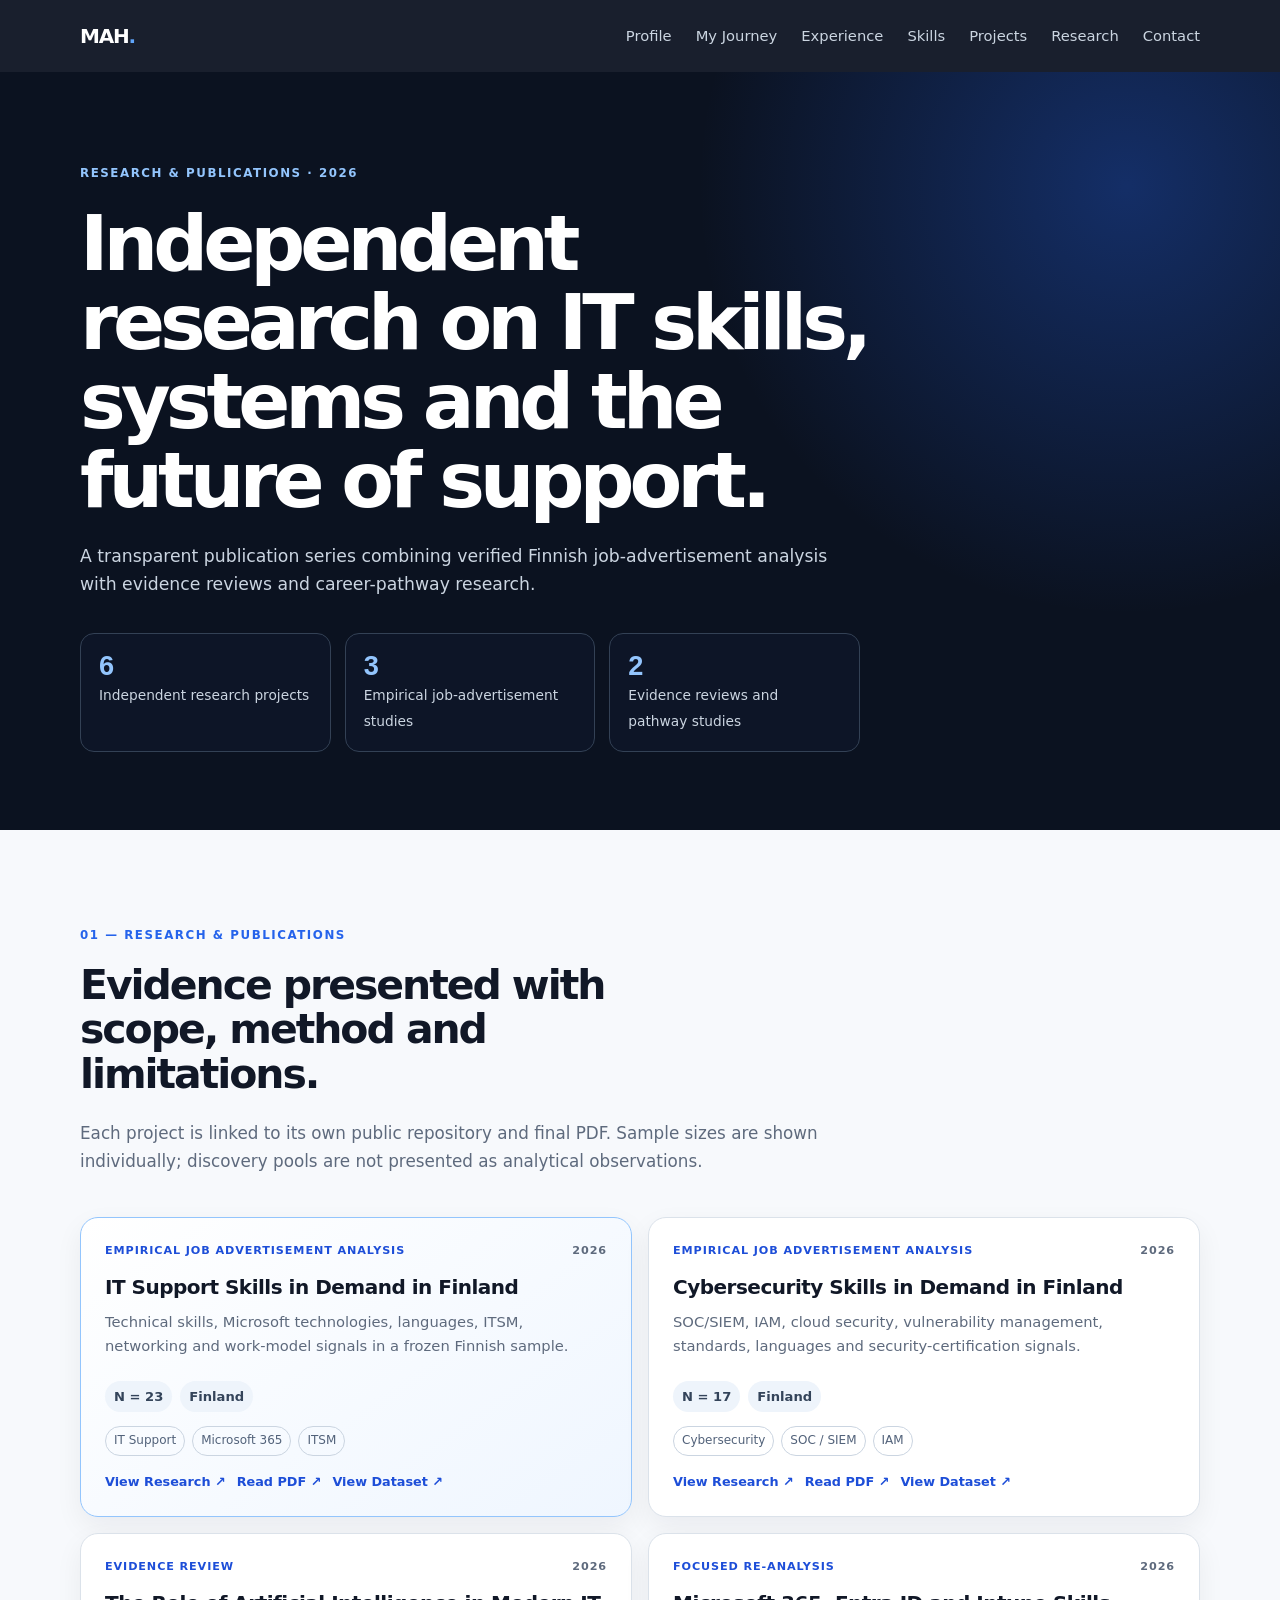
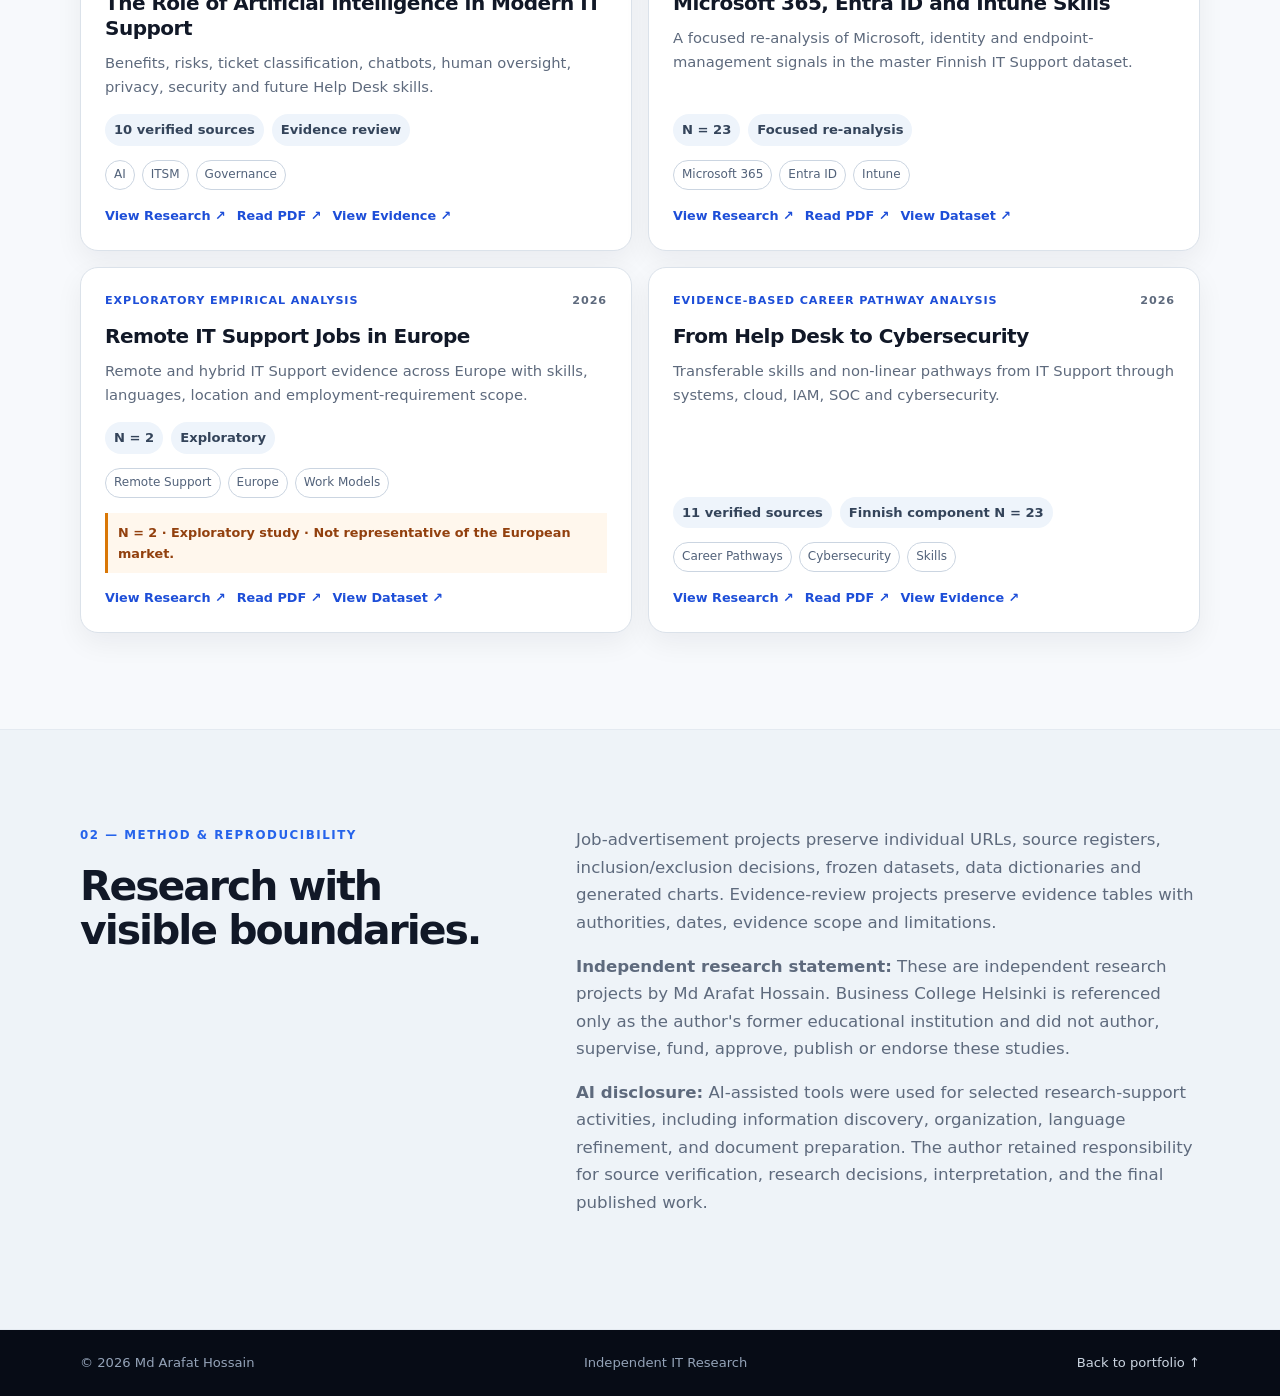
<file: research.html>
<!doctype html>
<html lang="en">
<head>
  <meta charset="utf-8">
  <meta name="viewport" content="width=device-width, initial-scale=1">
  <meta name="description" content="Independent research and publications by Md Arafat Hossain on Finnish IT support, cybersecurity, AI and career pathways.">
  <meta name="theme-color" content="#0b1220">
  <link rel="icon" href="favicon.svg" type="image/svg+xml">
  <title>Research &amp; Publications | Md Arafat Hossain</title>
  <link rel="stylesheet" href="styles.css">
  <script defer src="script.js"></script>
</head>
<body>
  <a class="skip-link" href="#main">Skip to content</a>
  <header class="site-header">
    <nav class="nav container" aria-label="Main navigation">
      <a class="brand" href="index.html#top" aria-label="Md Arafat Hossain home">MAH<span>.</span></a>
      <button class="menu-toggle" type="button" aria-expanded="false" aria-controls="nav-links">Menu</button>
      <div class="nav-links" id="nav-links">
        <a href="index.html#about">Profile</a>
        <a href="index.html#journey">My Journey</a>
        <a href="index.html#experience">Experience</a>
        <a href="index.html#skills">Skills</a>
        <a href="index.html#projects">Projects</a>
        <a href="research.html" aria-current="page">Research</a>
        <a href="index.html#contact">Contact</a>
      </div>
    </nav>
  </header>

  <main id="main">
    <section class="research-page-hero">
      <div class="container">
        <p class="eyebrow">RESEARCH &amp; PUBLICATIONS · 2026</p>
        <h1>Independent research on IT skills, systems and the future of support.</h1>
        <p class="hero-copy">A transparent publication series combining verified Finnish job-advertisement analysis with evidence reviews and career-pathway research.</p>
        <div class="research-page-stats" aria-label="Research overview">
          <div><strong>6</strong><span>Independent research projects</span></div>
          <div><strong>3</strong><span>Empirical job-advertisement studies</span></div>
          <div><strong>2</strong><span>Evidence reviews and pathway studies</span></div>
        </div>
      </div>
    </section>

    <section class="section" id="research-publications">
      <div class="container">
        <p class="section-kicker">01 — RESEARCH &amp; PUBLICATIONS</p>
        <h2>Evidence presented with scope, method and limitations.</h2>
        <p class="section-lead">Each project is linked to its own public repository and final PDF. Sample sizes are shown individually; discovery pools are not presented as analytical observations.</p>
        <div class="research-grid">
          <article class="research-card research-card-featured"><div class="research-card-top"><span class="research-type">Empirical Job Advertisement Analysis</span><span class="research-year">2026</span></div><h3>IT Support Skills in Demand in Finland</h3><p>Technical skills, Microsoft technologies, languages, ITSM, networking and work-model signals in a frozen Finnish sample.</p><div class="research-meta"><span>N = 23</span><span>Finland</span></div><div class="research-tags"><span>IT Support</span><span>Microsoft 365</span><span>ITSM</span></div><div class="research-actions"><a href="https://github.com/arafatict/finland-it-support-job-market-research-2026" target="_blank" rel="noopener">View Research ↗</a><a href="https://github.com/arafatict/finland-it-support-job-market-research-2026/blob/main/01_Final_Research_Paper.pdf" target="_blank" rel="noopener">Read PDF ↗</a><a href="https://github.com/arafatict/finland-it-support-job-market-research-2026/blob/main/02_Research_Dataset.csv" target="_blank" rel="noopener">View Dataset ↗</a></div></article>
          <article class="research-card"><div class="research-card-top"><span class="research-type">Empirical Job Advertisement Analysis</span><span class="research-year">2026</span></div><h3>Cybersecurity Skills in Demand in Finland</h3><p>SOC/SIEM, IAM, cloud security, vulnerability management, standards, languages and security-certification signals.</p><div class="research-meta"><span>N = 17</span><span>Finland</span></div><div class="research-tags"><span>Cybersecurity</span><span>SOC / SIEM</span><span>IAM</span></div><div class="research-actions"><a href="https://github.com/arafatict/cybersecurity-skills-finland-2026" target="_blank" rel="noopener">View Research ↗</a><a href="https://github.com/arafatict/cybersecurity-skills-finland-2026/blob/main/01_Final_Research_Paper.pdf" target="_blank" rel="noopener">Read PDF ↗</a><a href="https://github.com/arafatict/cybersecurity-skills-finland-2026/blob/main/02_Research_Dataset.csv" target="_blank" rel="noopener">View Dataset ↗</a></div></article>
          <article class="research-card"><div class="research-card-top"><span class="research-type">Evidence Review</span><span class="research-year">2026</span></div><h3>The Role of Artificial Intelligence in Modern IT Support</h3><p>Benefits, risks, ticket classification, chatbots, human oversight, privacy, security and future Help Desk skills.</p><div class="research-meta"><span>10 verified sources</span><span>Evidence review</span></div><div class="research-tags"><span>AI</span><span>ITSM</span><span>Governance</span></div><div class="research-actions"><a href="https://github.com/arafatict/ai-modern-it-support-research" target="_blank" rel="noopener">View Research ↗</a><a href="https://github.com/arafatict/ai-modern-it-support-research/blob/main/01_Final_Research_Paper.pdf" target="_blank" rel="noopener">Read PDF ↗</a><a href="https://github.com/arafatict/ai-modern-it-support-research/blob/main/02_Evidence_Base.csv" target="_blank" rel="noopener">View Evidence ↗</a></div></article>
          <article class="research-card"><div class="research-card-top"><span class="research-type">Focused Re-analysis</span><span class="research-year">2026</span></div><h3>Microsoft 365, Entra ID and Intune Skills</h3><p>A focused re-analysis of Microsoft, identity and endpoint-management signals in the master Finnish IT Support dataset.</p><div class="research-meta"><span>N = 23</span><span>Focused re-analysis</span></div><div class="research-tags"><span>Microsoft 365</span><span>Entra ID</span><span>Intune</span></div><div class="research-actions"><a href="https://github.com/arafatict/microsoft-365-entra-intune-finland-2026" target="_blank" rel="noopener">View Research ↗</a><a href="https://github.com/arafatict/microsoft-365-entra-intune-finland-2026/blob/main/01_Final_Research_Paper.pdf" target="_blank" rel="noopener">Read PDF ↗</a><a href="https://github.com/arafatict/microsoft-365-entra-intune-finland-2026/blob/main/02_Research_Dataset.csv" target="_blank" rel="noopener">View Dataset ↗</a></div></article>
          <article class="research-card"><div class="research-card-top"><span class="research-type">Exploratory Empirical Analysis</span><span class="research-year">2026</span></div><h3>Remote IT Support Jobs in Europe</h3><p>Remote and hybrid IT Support evidence across Europe with skills, languages, location and employment-requirement scope.</p><div class="research-meta"><span>N = 2</span><span>Exploratory</span></div><div class="research-tags"><span>Remote Support</span><span>Europe</span><span>Work Models</span></div><p class="research-warning">N = 2 · Exploratory study · Not representative of the European market.</p><div class="research-actions"><a href="https://github.com/arafatict/remote-it-support-europe-2026" target="_blank" rel="noopener">View Research ↗</a><a href="https://github.com/arafatict/remote-it-support-europe-2026/blob/main/01_Final_Research_Paper.pdf" target="_blank" rel="noopener">Read PDF ↗</a><a href="https://github.com/arafatict/remote-it-support-europe-2026/blob/main/02_Research_Dataset.csv" target="_blank" rel="noopener">View Dataset ↗</a></div></article>
          <article class="research-card"><div class="research-card-top"><span class="research-type">Evidence-Based Career Pathway Analysis</span><span class="research-year">2026</span></div><h3>From Help Desk to Cybersecurity</h3><p>Transferable skills and non-linear pathways from IT Support through systems, cloud, IAM, SOC and cybersecurity.</p><div class="research-meta"><span>11 verified sources</span><span>Finnish component N = 23</span></div><div class="research-tags"><span>Career Pathways</span><span>Cybersecurity</span><span>Skills</span></div><div class="research-actions"><a href="https://github.com/arafatict/helpdesk-to-cybersecurity-finland" target="_blank" rel="noopener">View Research ↗</a><a href="https://github.com/arafatict/helpdesk-to-cybersecurity-finland/blob/main/01_Final_Research_Paper.pdf" target="_blank" rel="noopener">Read PDF ↗</a><a href="https://github.com/arafatict/helpdesk-to-cybersecurity-finland/blob/main/02_Evidence_Base.csv" target="_blank" rel="noopener">View Evidence ↗</a></div></article>
        </div>
      </div>
    </section>

    <section class="section section-muted" id="research-methodology">
      <div class="container two-column">
        <div><p class="section-kicker">02 — METHOD &amp; REPRODUCIBILITY</p><h2>Research with visible boundaries.</h2></div>
        <div class="section-body"><p>Job-advertisement projects preserve individual URLs, source registers, inclusion/exclusion decisions, frozen datasets, data dictionaries and generated charts. Evidence-review projects preserve evidence tables with authorities, dates, evidence scope and limitations.</p><p><strong>Independent research statement:</strong> These are independent research projects by Md Arafat Hossain. Business College Helsinki is referenced only as the author's former educational institution and did not author, supervise, fund, approve, publish or endorse these studies.</p><p><strong>AI disclosure:</strong> AI-assisted tools were used for selected research-support activities, including information discovery, organization, language refinement, and document preparation. The author retained responsibility for source verification, research decisions, interpretation, and the final published work.</p></div>
      </div>
    </section>
  </main>

  <footer class="footer"><div class="container footer-inner"><span>© <span id="year"></span> Md Arafat Hossain</span><span>Independent IT Research</span><a href="index.html#top">Back to portfolio ↑</a></div></footer>
</body>
</html>
</file>
<file: styles.css>
:root {
  --ink: #111827;
  --muted: #5e6a7d;
  --line: #dbe2ea;
  --paper: #f7f9fc;
  --card: #ffffff;
  --navy: #0b1220;
  --blue: #2563eb;
  --blue-dark: #1d4ed8;
  --cyan: #0ea5e9;
  --radius: 18px;
  --shadow: 0 18px 45px rgba(15, 23, 42, .10);
}
* { box-sizing: border-box; }
html { scroll-behavior: smooth; }
body { margin: 0; color: var(--ink); background: var(--paper); font-family: Inter, ui-sans-serif, system-ui, -apple-system, BlinkMacSystemFont, "Segoe UI", sans-serif; line-height: 1.65; }
a { color: inherit; }
.container { width: min(1120px, calc(100% - 40px)); margin: 0 auto; }
.skip-link { position: absolute; left: 12px; top: -60px; padding: 10px 14px; background: white; color: var(--ink); z-index: 20; border-radius: 8px; }
.skip-link:focus { top: 12px; }
.site-header { position: sticky; top: 0; z-index: 10; background: rgba(11, 18, 32, .94); backdrop-filter: blur(14px); }
.nav { min-height: 72px; display: flex; align-items: center; justify-content: space-between; gap: 24px; }
.brand { font-weight: 900; font-size: 1.25rem; letter-spacing: -.06em; color: #fff; text-decoration: none; }
.brand span { color: #60a5fa; }
.nav-links { display: flex; align-items: center; gap: 24px; color: #cbd5e1; font-size: .92rem; }
.nav-links a { text-decoration: none; }
.nav-links a:hover, .nav-links a:focus { color: #fff; }
.menu-toggle { display: none; border: 1px solid #475569; border-radius: 10px; padding: 8px 12px; color: #fff; background: transparent; font: inherit; }
.hero { color: #fff; background: radial-gradient(circle at 88% 15%, rgba(37, 99, 235, .35), transparent 33%), var(--navy); padding: 104px 0 92px; }
.hero-grid { display: grid; grid-template-columns: 1.08fr .92fr; gap: 76px; align-items: center; }
.eyebrow, .section-kicker, .card-label, .project-tag { letter-spacing: .13em; text-transform: uppercase; font-size: .74rem; font-weight: 800; }
.eyebrow { color: #93c5fd; margin: 0 0 20px; }
h1, h2, h3, p { margin-top: 0; }
h1 { max-width: 720px; margin-bottom: 22px; font-size: clamp(2.55rem, 6vw, 5.3rem); line-height: 1.03; letter-spacing: -.065em; }
h2 { max-width: 650px; margin-bottom: 24px; font-size: clamp(1.8rem, 3.2vw, 3.2rem); line-height: 1.08; letter-spacing: -.05em; }
h3 { line-height: 1.25; letter-spacing: -.025em; }
.hero-copy { max-width: 650px; color: #cbd5e1; font-size: 1.1rem; }
.actions { display: flex; flex-wrap: wrap; gap: 12px; margin: 30px 0 26px; }
.button { display: inline-flex; align-items: center; gap: 10px; min-height: 46px; padding: 10px 17px; border-radius: 11px; text-decoration: none; font-weight: 750; transition: transform .2s ease, background .2s ease; }
.button:hover, .button:focus { transform: translateY(-2px); }
.button-primary { color: #fff; background: var(--blue); }
.button-primary:hover, .button-primary:focus { background: var(--blue-dark); }
.button-secondary { color: #fff; border: 1px solid #475569; }
.button-secondary:hover, .button-secondary:focus { background: #1e293b; }
.availability { color: #bfdbfe; font-size: .9rem; }
.status-dot { width: 9px; height: 9px; display: inline-block; margin-right: 8px; border-radius: 50%; background: #34d399; box-shadow: 0 0 0 5px rgba(52, 211, 153, .14); }
.hero-card { padding: 28px; border: 1px solid #334155; border-radius: var(--radius); background: rgba(15, 23, 42, .78); box-shadow: var(--shadow); }
.profile-photo { display: block; width: 122px; height: 122px; margin: 0 auto 24px; border: 3px solid #93c5fd; border-radius: 50%; object-fit: cover; object-position: center top; }
.card-label { color: #93c5fd; margin-bottom: 30px; }
.terminal-line { color: #93c5fd; font-family: "SFMono-Regular", Consolas, monospace; }
.terminal-line span { color: #34d399; }
.terminal-output { color: #f8fafc; font-family: "SFMono-Regular", Consolas, monospace; margin: 8px 0 28px; }
.snapshot-row { display: flex; justify-content: space-between; gap: 18px; border-top: 1px solid #334155; padding: 13px 0; color: #94a3b8; font-size: .88rem; }
.snapshot-row strong { color: #f8fafc; text-align: right; font-weight: 650; }
.section { padding: 96px 0; }
.section-muted { background: #eef3f8; border-block: 1px solid #e4eaf1; }
.section-kicker { color: var(--blue); margin-bottom: 18px; }
.two-column { display: grid; grid-template-columns: .8fr 1.2fr; gap: 80px; }
.section-body { color: var(--muted); font-size: 1.04rem; }
.journey-section { background: #fff; }
.journey-intro { max-width: 720px; margin-bottom: 46px; }
.journey-timeline { position: relative; max-width: 900px; margin-left: 18px; }
.journey-timeline::before { content: ""; position: absolute; left: 18px; top: 8px; bottom: 8px; width: 1px; background: #cbd5e1; }
.journey-step { position: relative; display: grid; grid-template-columns: 62px 1fr; gap: 26px; padding-bottom: 44px; }
.journey-step:last-child { padding-bottom: 0; }
.journey-marker { position: relative; z-index: 1; display: flex; align-items: center; justify-content: center; width: 37px; height: 37px; border: 1px solid #93c5fd; border-radius: 50%; color: var(--blue-dark); background: #eff6ff; font-family: "SFMono-Regular", Consolas, monospace; font-size: .78rem; font-weight: 800; }
.journey-content { padding-bottom: 5px; }
.journey-label { margin-bottom: 9px !important; color: var(--blue); font-size: .74rem !important; font-weight: 800; letter-spacing: .13em; text-transform: uppercase; }
.journey-content h3 { margin-bottom: 14px; font-size: clamp(1.25rem, 2.3vw, 1.75rem); }
.journey-content p, .journey-content li { color: var(--muted); }
.journey-content p { margin-bottom: 13px; }
.journey-content ul { margin: 0 0 18px; padding-left: 20px; }
.journey-gallery { display: grid; grid-template-columns: repeat(3, 1fr); gap: 12px; margin-top: 24px; }
.journey-gallery figure { margin: 0; }
.journey-gallery img { display: block; width: 100%; aspect-ratio: 4 / 3; border-radius: 12px; object-fit: cover; box-shadow: 0 10px 24px rgba(15, 23, 42, .10); }
.journey-gallery figcaption { margin-top: 8px; color: var(--muted); font-size: .76rem; line-height: 1.4; }
.timeline { margin-top: 44px; }
.timeline-item { display: grid; grid-template-columns: 135px 1fr; gap: 32px; padding: 30px 0; border-top: 1px solid var(--line); }
.timeline-date { color: var(--blue); font-size: .83rem; font-weight: 800; letter-spacing: .06em; }
.timeline-item h3 { margin-bottom: 5px; }
.timeline-item h3 span { color: var(--blue); font-weight: 400; }
.muted { color: var(--muted); font-size: .9rem; }
.timeline-item ul { color: var(--muted); padding-left: 19px; }
.skill-grid { display: grid; grid-template-columns: repeat(3, 1fr); gap: 16px; margin-top: 42px; }
.skill-card { min-height: 160px; padding: 23px; border: 1px solid var(--line); border-radius: var(--radius); background: var(--card); }
.skill-card h3 { margin-bottom: 12px; }
.skill-card p { color: var(--muted); margin-bottom: 0; font-size: .94rem; }
.skill-evidence { display: block; margin-top: 12px; color: #64748b; font-size: .73rem; line-height: 1.45; }
.education-list article { padding: 0 0 24px; margin-bottom: 24px; border-bottom: 1px solid var(--line); }
.education-list article:last-child { border-bottom: 0; }
.education-list h3 { margin-bottom: 7px; }
.education-list p { color: var(--muted); margin-bottom: 0; }
.education-card-heading { display: flex; align-items: center; gap: 10px; }
.education-card-heading h3 { margin-bottom: 7px; }
.school-icon { display: inline-flex; align-items: center; justify-content: center; width: 28px; height: 28px; flex: 0 0 28px; border-radius: 8px; color: var(--blue-dark); background: #dbeafe; }
.school-icon svg { width: 18px; height: 18px; }
.education-description { margin-top: 14px; }
.bba-skills { margin-top: 18px; padding-top: 16px; border-top: 1px solid var(--line); }
.bba-skills strong { color: var(--ink); font-size: .86rem; }
.skill-pills { display: flex; flex-wrap: wrap; gap: 7px; margin-top: 10px; }
.skill-pills span { padding: 5px 9px; border: 1px solid #cbd5e1; border-radius: 999px; background: #f8fafc; color: #46566b; font-size: .78rem; line-height: 1.35; }
.institution-details { margin-top: 18px; padding: 16px 18px; border: 1px solid var(--line); border-radius: 12px; background: #f8fafc; color: var(--muted); font-size: .9rem; line-height: 1.75; }
.institution-details strong { color: var(--ink); }
.institution-details a { color: var(--blue-dark); text-decoration: none; }
.institution-details a:hover, .institution-details a:focus { text-decoration: underline; }
.credential-placeholders { display: grid; grid-template-columns: repeat(2, minmax(0, 1fr)); gap: 12px; margin-top: 14px; }
.credential-placeholder { padding: 14px; border: 1px dashed #aebdcc; border-radius: 12px; background: #fff; }
.credential-placeholder span { display: block; color: var(--blue-dark); font-size: .78rem; font-weight: 800; letter-spacing: .08em; text-transform: uppercase; }
.credential-placeholder small { display: block; margin-top: 4px; color: var(--muted); line-height: 1.5; }
.credential-button { display: inline-flex; margin-top: 12px; padding: 7px 10px; border-radius: 8px; color: #fff; background: var(--blue); font-size: .82rem; font-weight: 750; text-decoration: none; }
.credential-button:hover, .credential-button:focus { background: var(--blue-dark); }
.graduation-photo { display: block; width: 100%; max-height: 260px; margin-top: 12px; border-radius: 10px; object-fit: cover; object-position: center; }
.project-list { margin-top: 42px; border-top: 1px solid var(--line); }
.project-row { display: grid; grid-template-columns: 55px 1fr auto; gap: 22px; align-items: start; padding: 25px 0; border-bottom: 1px solid var(--line); }
.project-number { color: var(--blue); font-family: "SFMono-Regular", Consolas, monospace; font-weight: 800; }
.project-row h3 { margin-bottom: 7px; }
.project-row p { color: var(--muted); margin-bottom: 0; }
.project-links { display: flex; flex-wrap: wrap; gap: 14px; margin-top: 13px; }
.project-links a { color: var(--blue-dark); font-size: .84rem; font-weight: 750; text-decoration: none; }
.project-links a:hover, .project-links a:focus { text-decoration: underline; }
.project-tag { color: var(--muted); padding-top: 4px; white-space: nowrap; }
.note { margin-top: 22px; color: var(--muted); font-size: .88rem; font-style: italic; }
.contact-section { background: var(--navy); color: #fff; }
.contact-grid { display: grid; grid-template-columns: 1fr .9fr; gap: 80px; align-items: start; }
.contact-section .section-kicker { color: #93c5fd; }
.contact-section .section-body { color: #cbd5e1; }
.contact-card { padding: 25px; border: 1px solid #334155; border-radius: var(--radius); background: #111c2f; }
.contact-card a, .contact-card > div { display: block; padding: 14px 0; border-bottom: 1px solid #334155; text-decoration: none; }
.contact-card a:last-of-type, .contact-card > div:last-child { border-bottom: 0; }
.contact-card span { display: block; color: #94a3b8; font-size: .75rem; text-transform: uppercase; letter-spacing: .1em; font-weight: 800; }
.contact-card strong { color: #fff; font-size: 1rem; }
.note-section { padding: 86px 0; background: #f7f9fc; border-top: 1px solid var(--line); }
.note-grid { display: grid; grid-template-columns: .85fr 1.15fr; gap: 72px; align-items: start; }
.note-intro h2 { margin-bottom: 18px; }
.note-intro > p:last-child { max-width: 500px; color: var(--muted); font-size: 1.04rem; }
.note-form { display: grid; grid-template-columns: 1fr 1fr; gap: 10px 14px; padding: 28px; border: 1px solid var(--line); border-radius: var(--radius); background: var(--card); box-shadow: var(--shadow); }
.note-form label { color: var(--ink); font-size: .86rem; font-weight: 750; }
.note-form label span { color: #dc2626; }
.note-form input, .note-form select, .note-form textarea { width: 100%; border: 1px solid #cbd5e1; border-radius: 10px; padding: 11px 12px; color: var(--ink); background: #fff; font: inherit; font-size: .94rem; }
.note-form input:focus, .note-form select:focus, .note-form textarea:focus { outline: 3px solid rgba(37, 99, 235, .18); border-color: var(--blue); }
.note-form textarea { resize: vertical; min-height: 145px; }
.note-form input, .note-form select, .note-form textarea, .note-form button, .form-status { grid-column: 1 / -1; }
.note-form label:nth-of-type(1), .note-form input:nth-of-type(1), .note-form label:nth-of-type(2), .note-form input:nth-of-type(2) { grid-column: auto; }
.note-form .button { justify-self: start; margin-top: 5px; border: 0; cursor: pointer; }
.note-form .button:disabled { cursor: wait; opacity: .65; }
.form-status { min-height: 24px; margin: 0; font-size: .9rem; }
.form-status.success { color: #047857; }
.form-status.error { color: #b91c1c; }
.social-links p { color: #cbd5e1; margin: 6px 0 0; font-size: .9rem; }
.social-link-list { display: grid; gap: 10px; }
.social-link { display: inline-flex !important; align-items: center; gap: 9px; padding: 0 !important; border-bottom: 0 !important; color: #e0f2fe !important; }
.social-link:hover, .social-link:focus { color: #fff !important; }
.social-icon { width: 18px; height: 18px; flex: 0 0 18px; }
.footer { background: #070c16; color: #94a3b8; font-size: .82rem; padding: 22px 0; }
.footer-inner { display: flex; align-items: center; justify-content: space-between; gap: 18px; }
.footer a { color: #cbd5e1; text-decoration: none; }
.research-page-hero { color: #fff; background: radial-gradient(circle at 88% 15%, rgba(37, 99, 235, .35), transparent 33%), var(--navy); padding: 92px 0 78px; }
.research-page-hero h1 { max-width: 800px; color: #fff; }
.research-page-hero .hero-copy { max-width: 760px; color: #cbd5e1; font-size: 1.08rem; }
.research-page-stats { display: grid; grid-template-columns: repeat(3, minmax(0, 1fr)); gap: 14px; max-width: 780px; margin-top: 34px; }
.research-page-stats div { padding: 16px 18px; border: 1px solid #334155; border-radius: 14px; background: rgba(15, 23, 42, .78); }
.research-page-stats strong { display: block; color: #93c5fd; font: 800 1.7rem Arial, sans-serif; }
.research-page-stats span { color: #cbd5e1; font-size: .86rem; }
@media (max-width: 520px) { .research-page-stats { grid-template-columns: 1fr; } }
.research-section { background: #f7f9fc; border-block: 1px solid var(--line); }
.section-lead { max-width: 760px; color: var(--muted); font-size: 1.05rem; }
.research-grid { display: grid; grid-template-columns: repeat(2, minmax(0, 1fr)); gap: 16px; margin-top: 42px; }
.research-card { display: flex; flex-direction: column; min-height: 300px; padding: 24px; border: 1px solid var(--line); border-radius: var(--radius); background: #fff; box-shadow: 0 10px 28px rgba(15, 23, 42, .06); }
.research-card-featured { border-color: #93c5fd; background: linear-gradient(145deg, #fff, #eff6ff); }
.research-card-top { display: flex; justify-content: space-between; gap: 12px; align-items: start; margin-bottom: 14px; }
.research-type, .research-year { color: var(--blue-dark); font-size: .7rem; font-weight: 800; letter-spacing: .08em; text-transform: uppercase; }
.research-year { color: var(--muted); white-space: nowrap; }
.research-card h3 { margin-bottom: 10px; font-size: 1.25rem; }
.research-card > p:not(.research-warning) { color: var(--muted); font-size: .92rem; }
.research-meta { display: flex; flex-wrap: wrap; gap: 8px; margin: auto 0 14px; color: #34445a; font-size: .82rem; font-weight: 750; }
.research-meta span { padding: 5px 9px; border-radius: 999px; background: #eef4fb; }
.research-tags { display: flex; flex-wrap: wrap; gap: 7px; margin-bottom: 15px; }
.research-tags span { padding: 4px 8px; border: 1px solid #cbd5e1; border-radius: 999px; color: #52627a; font-size: .75rem; }
.research-warning { margin: 0 0 14px; padding: 9px 10px; border-left: 3px solid #d97706; color: #92400e; background: #fff7ed; font-size: .8rem; font-weight: 700; }
.research-actions { display: flex; flex-wrap: wrap; gap: 11px; }
.research-actions a { color: var(--blue-dark); font-size: .8rem; font-weight: 800; text-decoration: none; }
.research-actions a:hover, .research-actions a:focus { text-decoration: underline; }
.research-transparency { margin-top: 28px; padding: 22px 24px; border: 1px solid #bfdbfe; border-left: 4px solid var(--blue); border-radius: 14px; background: #eff6ff; color: #475569; }
.research-transparency h3 { color: #1e3a8a; margin-bottom: 9px; }
.research-transparency p { margin-bottom: 10px; font-size: .9rem; }
.research-transparency p:last-child { margin-bottom: 0; }
@media (max-width: 800px) {
  .container { width: min(100% - 28px, 680px); }
  .hero { padding: 72px 0 62px; }
  .hero-grid, .two-column, .contact-grid { grid-template-columns: 1fr; gap: 38px; }
  .note-grid { grid-template-columns: 1fr; gap: 34px; }
  .note-form { grid-template-columns: 1fr; }
  .note-form label, .note-form input, .note-form select, .note-form textarea, .note-form button, .form-status { grid-column: 1 / -1 !important; }
  .journey-timeline { margin-left: 0; }
  .skill-grid { grid-template-columns: repeat(2, 1fr); }
  .section { padding: 68px 0; }
  .menu-toggle { display: block; }
  .nav-links { display: none; position: absolute; left: 14px; right: 14px; top: 66px; flex-direction: column; align-items: stretch; padding: 12px; border: 1px solid #334155; border-radius: 12px; background: #111827; }
  .nav-links.is-open { display: flex; }
  .nav-links a { padding: 9px 10px; }
}
@media (max-width: 520px) {
  h1 { font-size: clamp(2.3rem, 13vw, 3.8rem); }
  .research-grid { grid-template-columns: 1fr; }
  .skill-grid { grid-template-columns: 1fr; }
  .journey-gallery { grid-template-columns: 1fr; }
  .credential-placeholders { grid-template-columns: 1fr; }
  .timeline-item { grid-template-columns: 1fr; gap: 8px; }
  .project-row { grid-template-columns: 35px 1fr; gap: 12px; }
  .project-tag { grid-column: 2; }
  .snapshot-row { flex-direction: column; gap: 4px; }
  .snapshot-row strong { text-align: left; }
  .footer-inner { align-items: flex-start; flex-direction: column; }
}
@media (prefers-reduced-motion: reduce) { html { scroll-behavior: auto; } *, *::before, *::after { transition-duration: .01ms !important; animation-duration: .01ms !important; } }
@media print { .site-header, .actions, .footer, .menu-toggle { display: none; } .hero, .contact-section { color: #000; background: #fff; } .hero-copy, .section-body, .contact-section .section-body, .contact-card strong { color: #000; } .section { padding: 30px 0; } }
</file>
